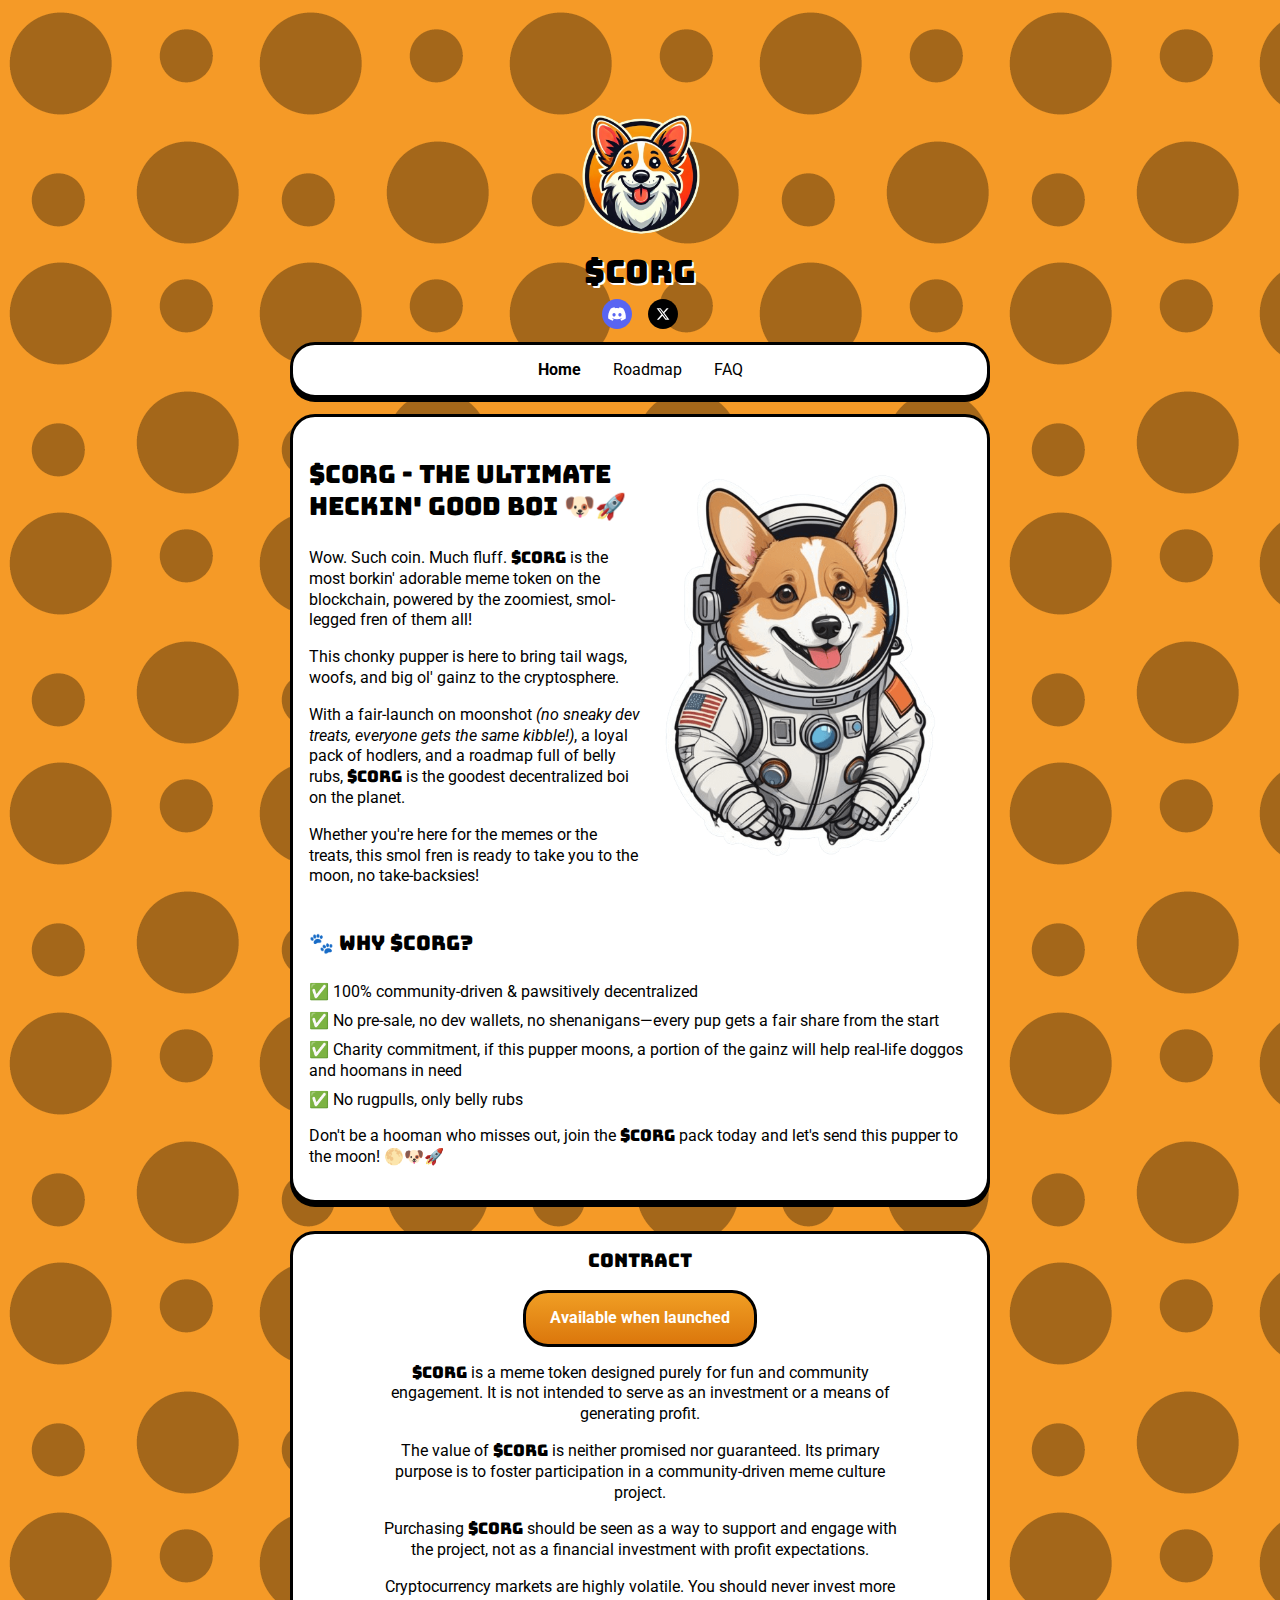
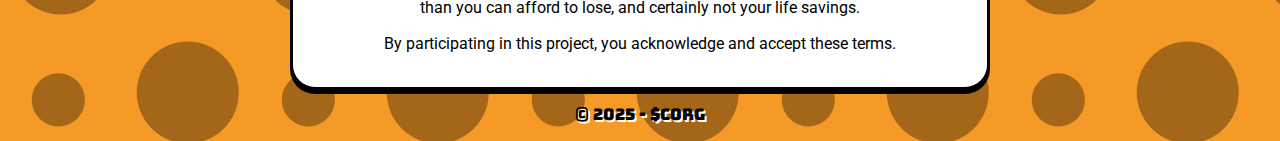
<file: index.html>
<!DOCTYPE html>
<html lang="en">

<head>
  <meta charset="UTF-8">
  <meta name="viewport" content="width=device-width, initial-scale=1.0">
  <title>$CORG - The Ultimate Heckin' Good Boi</title>
  <link rel="stylesheet" href="style.css">
</head>

<body>
  <header>
    <div class="container">
      <div class="logo--wrapper">
        <img src="corg_logo.png" alt="" class="logo">
        <h1 class="t-shadow">$CORG</h1>
        <ul class="social">
          <li>
            <a href="https://discord.gg/KKdrE3Vp" target="_blank">
              <svg xmlns="http://www.w3.org/2000/svg" shape-rendering="geometricPrecision"
                text-rendering="geometricPrecision" image-rendering="optimizeQuality" fill-rule="evenodd"
                clip-rule="evenodd" viewBox="0 0 512 512">
                <path fill="#5865F2"
                  d="M256 0c141.385 0 256 114.615 256 256S397.385 512 256 512 0 397.385 0 256 114.615 0 256 0z" />
                <g data-name="å¾å± 2">
                  <g data-name="Discord Logos">
                    <path fill="#fff" fill-rule="nonzero"
                      d="M360.932 160.621a250.49 250.49 0 00-62.384-19.182 174.005 174.005 0 00-7.966 16.243 232.677 232.677 0 00-34.618-2.602c-11.569 0-23.196.879-34.623 2.58-2.334-5.509-5.044-10.972-7.986-16.223a252.55 252.55 0 00-62.397 19.222c-39.483 58.408-50.183 115.357-44.833 171.497a251.546 251.546 0 0076.502 38.398c6.169-8.328 11.695-17.193 16.386-26.418a161.718 161.718 0 01-25.813-12.318c2.165-1.569 4.281-3.186 6.325-4.756 23.912 11.23 50.039 17.088 76.473 17.088 26.436 0 52.563-5.858 76.475-17.09 2.069 1.689 4.186 3.306 6.325 4.756a162.642 162.642 0 01-25.859 12.352 183.919 183.919 0 0016.386 26.396 250.495 250.495 0 0076.553-38.391l-.006.006c6.278-65.103-10.724-121.529-44.94-171.558zM205.779 297.63c-14.908 0-27.226-13.53-27.226-30.174 0-16.645 11.889-30.294 27.179-30.294 15.289 0 27.511 13.649 27.249 30.294-.261 16.644-12.007 30.174-27.202 30.174zm100.439 0c-14.933 0-27.202-13.53-27.202-30.174 0-16.645 11.889-30.294 27.202-30.294 15.313 0 27.44 13.649 27.178 30.294-.261 16.644-11.984 30.174-27.178 30.174z"
                      data-name="Discord Logo - Large - White" />
                  </g>
                </g>
              </svg>
            </a>
          </li>
          <li>
            <!--<a href="https://t.me/corgtoken" target="_blank">
              <svg viewBox="0 0 240 240" id="svg2" xmlns="http://www.w3.org/2000/svg">
                <style>
                  .st0 {
                    fill: url(#path2995-1-0_1_)
                  }

                  .st1 {
                    fill: #c8daea
                  }

                  .st2 {
                    fill: #a9c9dd
                  }

                  .st3 {
                    fill: url(#path2991_1_)
                  }
                </style>
                <linearGradient id="path2995-1-0_1_" gradientUnits="userSpaceOnUse" x1="-683.305" y1="534.845"
                  x2="-693.305" y2="511.512" gradientTransform="matrix(6 0 0 -6 4255 3247)">
                  <stop offset="0" stop-color="#37aee2" />
                  <stop offset="1" stop-color="#1e96c8" />
                </linearGradient>
                <path id="path2995-1-0" class="st0"
                  d="M240 120c0 66.3-53.7 120-120 120S0 186.3 0 120 53.7 0 120 0s120 53.7 120 120z" />
                <path id="path2993" class="st1"
                  d="M98 175c-3.9 0-3.2-1.5-4.6-5.2L82 132.2 152.8 88l8.3 2.2-6.9 18.8L98 175z" />
                <path id="path2989" class="st2"
                  d="M98 175c3 0 4.3-1.4 6-3 2.6-2.5 36-35 36-35l-20.5-5-19 12-2.5 30v1z" />
                <linearGradient id="path2991_1_" gradientUnits="userSpaceOnUse" x1="128.991" y1="118.245" x2="153.991"
                  y2="78.245" gradientTransform="matrix(1 0 0 -1 0 242)">
                  <stop offset="0" stop-color="#eff7fc" />
                  <stop offset="1" stop-color="#ffffff" />
                </linearGradient>
                <path id="path2991" class="st3"
                  d="M100 144.4l48.4 35.7c5.5 3 9.5 1.5 10.9-5.1L179 82.2c2-8.1-3.1-11.7-8.4-9.3L55 117.5c-7.9 3.2-7.8 7.6-1.4 9.5l29.7 9.3L152 93c3.2-2 6.2-.9 3.8 1.3L100 144.4z" />
              </svg>
            </a>-->
          </li>
          <li>
            <a href="https://x.com/CorgToken" target="_blank">
              <svg xmlns="http://www.w3.org/2000/svg" shape-rendering="geometricPrecision"
                text-rendering="geometricPrecision" image-rendering="optimizeQuality" fill-rule="evenodd"
                clip-rule="evenodd" viewBox="0 0 512 512">
                <path d="M256 0c141.385 0 256 114.615 256 256S397.385 512 256 512 0 397.385 0 256 114.615 0 256 0z" />
                <path fill="#fff" fill-rule="nonzero"
                  d="M318.64 157.549h33.401l-72.973 83.407 85.85 113.495h-67.222l-52.647-68.836-60.242 68.836h-33.423l78.052-89.212-82.354-107.69h68.924l47.59 62.917 55.044-62.917zm-11.724 176.908h18.51L205.95 176.493h-19.86l120.826 157.964z" />
              </svg>
            </a>
          </li>
        </ul>
      </div>
      <nav class="menu border shadow">
        <ul class="menu__list">
          <li class="menu__item">
            <a href="#home" class="active">Home</a>
          </li>
          <li class="menu__item">
            <a href="#roadmap">Roadmap</a>
          </li>
          <li class="menu__item">
            <a href="#faq">FAQ</a>
          </li>
          <!--<li class="menu__item">
            <a href="#" class="button border">Buy</a>
          </li>-->
        </ul>
      </nav>
    </div>
  </header>
  <main>
    <div class="container">
      <section>
        <div class="content shadow border" data-visible="true" id="home">
          <div class="content__left">
            <h3 class="fs-25">$CORG - The Ultimate Heckin' Good Boi 🐶🚀</h3>
            <p>Wow. Such coin. Much fluff. <b>$CORG</b> is the most borkin' adorable meme token on the blockchain,
              powered by the zoomiest, smol-legged fren of them all!</p>
            <p>This chonky pupper is here to bring tail wags, woofs, and big ol' gainz to the cryptosphere.</p>
            <p>With a fair-launch on moonshot <i>(no sneaky dev treats, everyone gets the same kibble!)</i>, a loyal
              pack of hodlers, and a roadmap full of belly rubs, <b>$CORG</b> is the goodest decentralized boi on the
              planet.</p>
            <p>Whether you're here for the memes or the treats, this smol fren is ready to take you to the moon, no
              take-backsies!</p>
          </div>
          <div class="content__right p-20">
            <img src="moon_corgo.png" alt="">
          </div>
          <div class="content--full">
            <h4 class="fs-20">🐾 Why $CORG?</h4>
            <ul class="list-reset">
              <li>✅ 100% community-driven & pawsitively decentralized</li>
              <li>✅ No pre-sale, no dev wallets, no shenanigans—every pup gets a fair share from the start</li>
              <li>✅ Charity commitment, if this pupper moons, a portion of the gainz will help real-life doggos and
                hoomans in need</li>
              <li>✅ No rugpulls, only belly rubs</li>
            </ul>
            <p>Don't be a hooman who misses out, join the <b>$CORG</b> pack today and let's send this pupper to the
              moon! 🌕🐶🚀</p>
          </div>
        </div>
      </section>
      <section>
        <div class="content shadow border" data-visible="false" id="roadmap">
          <div class="content--full">
            <h3 class="fs-25">Roadmap 📍</h3>
            <ul class="timeline">
              <li class="complete">
                <div class="time"><b>Website and social launch</b></div>
                <p>To kick off the <b>$CORG</b> journey, we'll launch our official website and social media channels,
                  creating
                  a home for all our good bois and frens. This will be the hub for updates, memes, and everything
                  you need to stay in the loop with our heckin' pawsome mission.</p>
              </li>
              <li>
                <div class="time"><b>Community building</b></div>
                <p>The heart of <b>$CORG</b> is its pack! We'll focus on growing a strong and engaged community through
                  Twitter, Telegram, Discord, and beyond. Expect meme contests and some tail-waggin' fun as
                  we spread the word about the goodest boi in the meme space.</p>
              </li>
              <li>
                <div class="time"><b>Token creation on Moonshot</b></div>
                <p>Once we've built a solid foundation, it's time to officially mint <b>$CORG</b> on the Moonshot
                  launchpad.
                  This ensures a fair and secure deployment with no sneaky pre-allocations, just a true moon landing
                  mission for
                  every hodler.</p>
              </li>
              <li>
                <div class="time"><b>Graduate on Moonshot and go live</b></div>
                <p>After proving our worth in the Moonshot ecosystem, <b>$CORG</b> will graduate and go fully live for
                  trading.
                  This is when the real fun begins, as we unleash our little pupper into the wild and start running with
                  the big doggos.</p>
              </li>
              <li>
                <div class="time"><b>Let's hodl</b></div>
                <p>Now that we're live, it's time to stay strong, trust the pack, and let <b>$CORG</b> find its way to
                  the moon. No paper paws allowed, only diamond hands and belly rubs for those who stick around.
                </p>
              </li>
              <li>
                <div class="time"><b>Community initiatives and projects</b></div>
                <p>With the power of the pack, we'll roll out initiatives that benefit both our hodlers and the world.
                  Expect partnerships, merch drops, and charity efforts to support real-life doggos and hoomans in need.
                  <b>$CORG</b> isn't just a meme, it's a movement.
                </p>
              </li>
              <li>
                <div class="time"><b>To be continued...</b></div>
                <p>This is just the beginning for <b>$CORG</b>! The roadmap will evolve as we grow, fueled by our
                  community's ideas, energy, and sheer doggo determination. Stay tuned for more wag-worthy updates!</p>
              </li>

            </ul>
          </div>
        </div>
      </section>
      <section>
        <div class="content shadow border" data-visible="false" id="faq">
          <div class="content--full">
            <h3 class="fs-25">FAQ 🤔</h3>
            <details class="shadow border">
              <summary><b>Is this a rug/scam?</b></summary>
              <p>No, this project has been created to help people, not to steal money from them. We are all in the same
                ship, we broke AF, so we must stand united and create a vibrant community.</p>
              <p>We are all equals in this project, this is why it has been created with moonshot, everyone that
                participates will shape the token's future.</p>
              <p>We cannot vow for every and each person, surely if this project becomes big, there will be people
                selling as soon as possible, while other people will stay and continue to contribute.</p>
            </details>
            <details class="shadow border">
              <summary><b>Will it it be the next big meme coin?</b></summary>
              <p>We cannot be sure about that, but at least we must try. We cannot assure that this project will make us
                millions, but if we manage to build a strong community, committed to make this work, we will be
                successful.</p>
            </details>
            <details class="shadow border">
              <summary><b>Are there any projects or goals?</b></summary>
              <p>As every meme coin, this coin has no purpose nor goals at the moment. This can change based on the
                outcome of this project. Maybe in the future, if we as a community manage to make this successful, we
                can launch projects using what we earned by re-investing it.</p>
            </details>
            <details class="shadow border">
              <summary><b>How much should I invest?</b></summary>
              <p>Never invest more than you can afford to lose. We are not responsible for any big loss, if you believe
                in the project, invest, but be aware of the extreme volatility that revolves around meme coins.</p>
            </details>
          </div>
        </div>
      </section>
    </div>
  </main>
  <footer>
    <div class="container">
      <div class="cta border shadow">
        <h3 class="cta__title">Contract</h3>
        <a href="#" class="button border">Available when launched</a>
        <div class="cta__content">
          <p><b>$CORG</b> is a meme token designed purely for fun and community engagement. It is not intended to serve
            as an investment or a means of generating profit.</p>
          <p>The value of <b>$CORG</b> is neither promised nor guaranteed. Its primary purpose is to foster
            participation in a community-driven meme culture project.</p>
          <p>Purchasing <b>$CORG</b> should be seen as a way to support and engage with the project, not as a financial
            investment with profit expectations.</p>
          <p>Cryptocurrency markets are highly volatile. You should never invest more than you can afford to lose, and
            certainly not your life savings.</p>
          <p>By participating in this project, you acknowledge and accept these terms.</p>
        </div>
      </div>
      <div class="copyright t-shadow"><b>&copy; 2025 - $CORG</b></div>
    </div>
  </footer>
  <script src="script.js"></script>
</body>

</html>
</file>
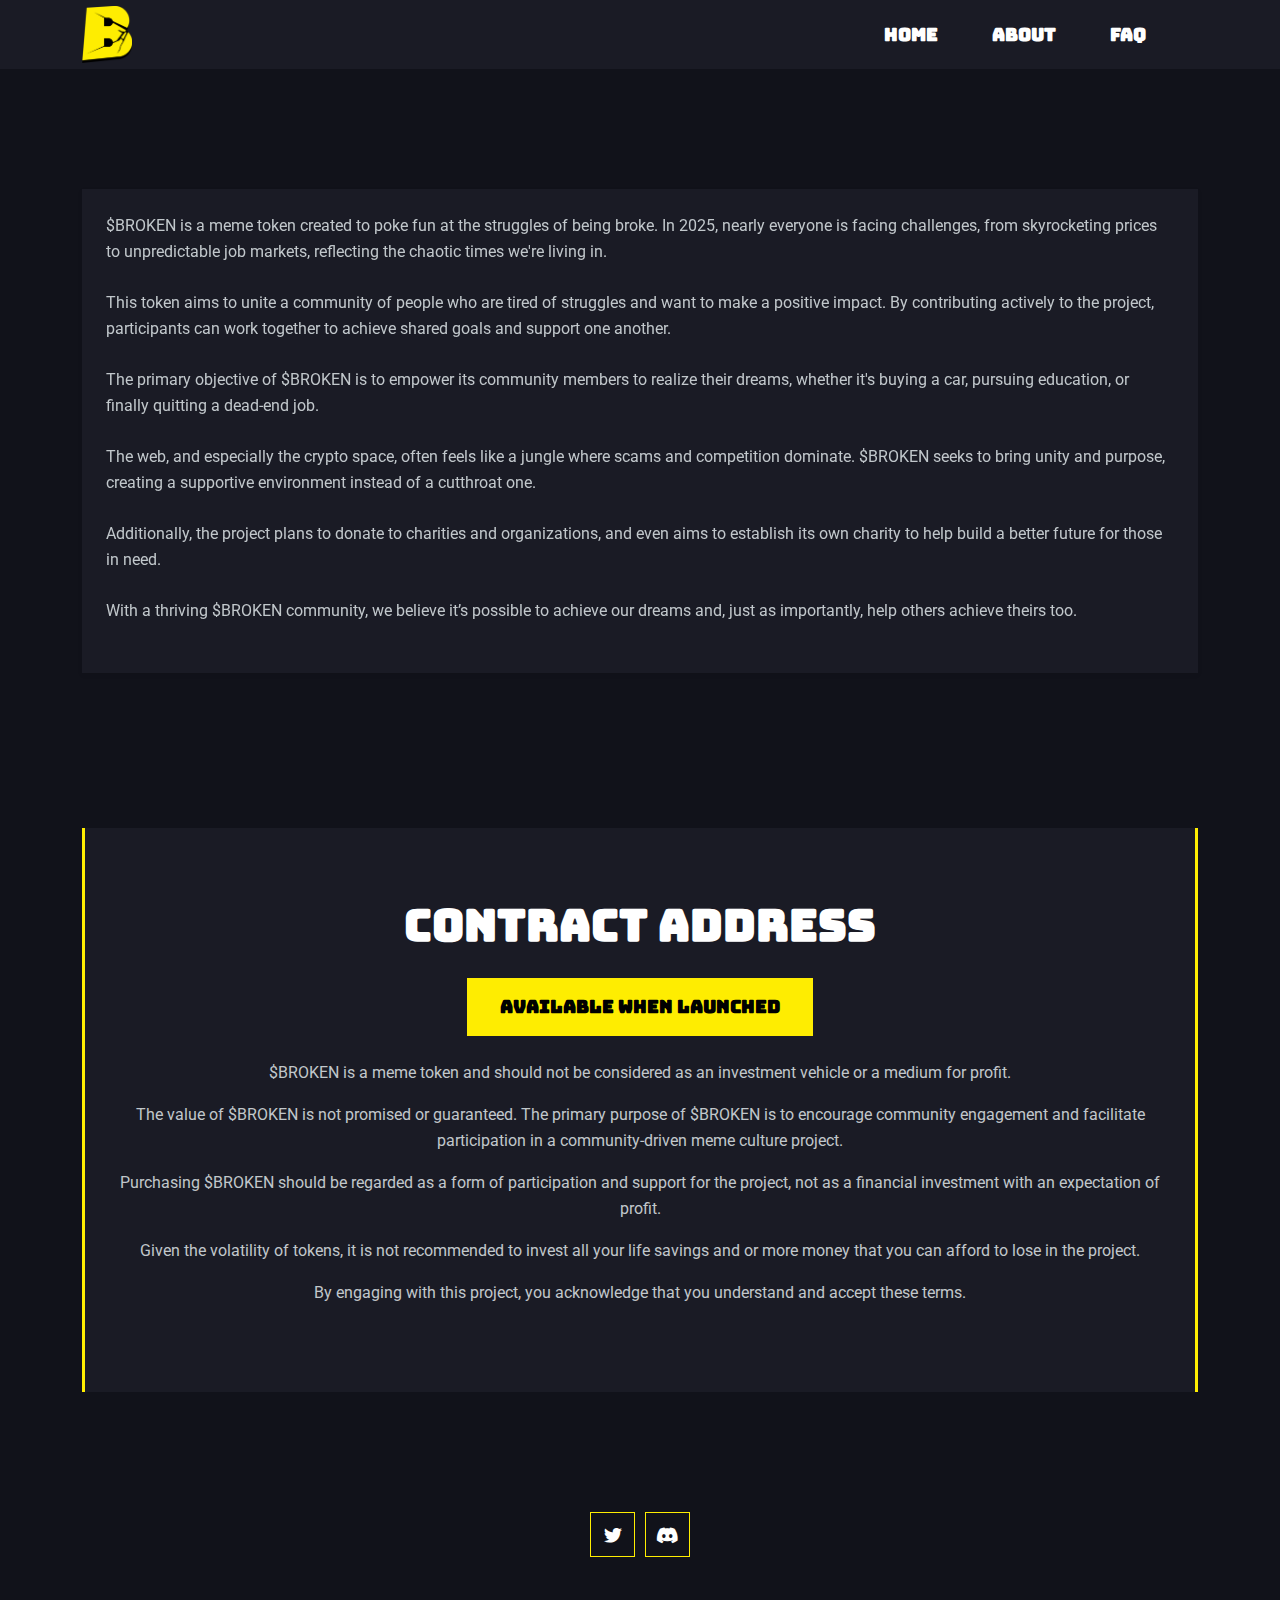
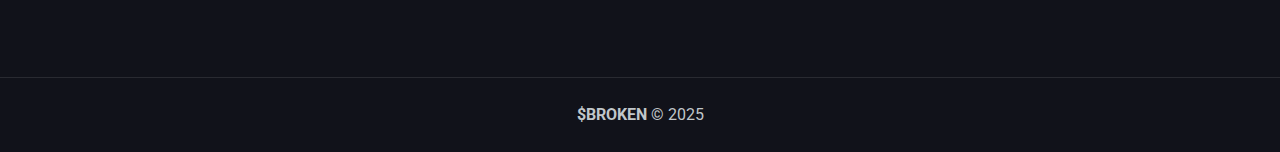
<file: about.html>
<!DOCTYPE html>
<html lang="en">

<head>
    <meta charset="UTF-8">
    <meta http-equiv="X-UA-Compatible" content="IE=edge">
    <meta name="viewport" content="width=device-width, initial-scale=1.0">
    <title>About | $BROKEN — The meme coin for broke people</title>
    <meta name="title" content="$BROKEN — The meme coin for broke people">
    <meta name="description"
        content="$BROKEN or Broke coin is a meme coin made from broke people, for broke people. The project wants to help anyone who invest and believe in the project, to realize their dreams.">
    <link rel="shortcut icon" href="assets/images/favicon.ico" type="image/x-icon">
    <link rel="stylesheet" href="assets/css/bootstrap.min.css">
    <link rel="stylesheet" href="assets/css/all.min.css">
    <link rel="stylesheet" href="assets/css/style.css">
</head>

<body>
    <header class="header-section">
        <div class="container">
            <div class="header-holder">
                <div class="header-primary d-flex flex-wrap justify-content-between align-items-center">
                    <div class="brand-logo d-none d-lg-inline-block">
                        <div class="logo">
                            <a href="/website">
                                <img src="assets/images/logo.png" alt="logo">
                            </a>
                        </div>
                    </div>
                    <div class="header-wrapper justify-content-lg-end">
                        <div class="mobile-logo d-lg-none">
                            <a href="index.html"><img src="assets/images/logo.png" alt="logo"></a>
                        </div>
                        <div class="menu-area">
                            <ul class="menu">
                                <li>
                                    <a href="/website">Home</a>
                                </li>
                                <li>
                                    <a href="/website/about">About</a>
                                </li>
                                <li>
                                    <a href="/website/faq">FAQ</a>
                                </li>
                            </ul>
                            <!--<a class="wallet-btn" href="#" data-bs-toggle="modal" data-bs-target="#buy-options">
                                <span>Buy
                                </span></a>-->

                            <div class="header-bar d-lg-none">
                                <span></span>
                                <span></span>
                                <span></span>
                            </div>
                        </div>
                    </div>

                </div>
            </div>
        </div>

    </header>

    <div class="wallet-modal modal fade" id="buy-options" tabindex="-1" aria-labelledby="network" aria-hidden="true">
        <div class="modal-dialog">
            <div class="modal-content">
                <div class="modal-header m-0">
                    <h4 class="modal-title" id="network">Buy on the listed exchanges</h4>
                    <button type="button" class="btn-close" data-bs-dismiss="modal" aria-label="Close"></button>
                </div>
                <div class="modal-body">
                    <p>Choose one of the listed exchanges to buy <b>$BROKEN</b></p>
                    <ul class="wallet__list">
                        <li class="wallet__list-item">
                            <a href="#"> 
                                <span class="d-flex align-items-center">
                                    <img src="assets/images/pump-fun-logo.png"
                                        alt="">
                                </span> 
                            </a>
                        </li>
                    </ul>
                </div>
            </div>
        </div>
    </div>

    <div class="blog padding-top padding-bottom">
        <div class="container">
            <div class="blog__wrapper">
                <article>
                    <div class="post-item-2">
                        <div class="post-inner">
                            <div class="post-content p-4">
                                <p>$BROKEN is a meme token created to poke fun at the struggles of being broke. In 2025, nearly everyone is facing challenges, from skyrocketing prices to unpredictable job markets, reflecting the chaotic times we're living in.</p>
                                
                                <p>This token aims to unite a community of people who are tired of struggles and want to make a positive impact. By contributing actively to the project, participants can work together to achieve shared goals and support one another.</p>
                                
                                <p>The primary objective of $BROKEN is to empower its community members to realize their dreams, whether it's buying a car, pursuing education, or finally quitting a dead-end job.</p>
                                
                                <p>The web, and especially the crypto space, often feels like a jungle where scams and competition dominate. $BROKEN seeks to bring unity and purpose, creating a supportive environment instead of a cutthroat one.</p>
                                
                                <p>Additionally, the project plans to donate to charities and organizations, and even aims to establish its own charity to help build a better future for those in need.</p>
                                
                                <p>With a thriving $BROKEN community, we believe it’s possible to achieve our dreams and, just as importantly, help others achieve theirs too.</p>
                            </div>
                        </div>
                    </div>
                </article>
            </div>
        </div>
    </div>

    <section class="cta">
        <div class="container">
            <div class="cta__wrapper">
                <div class="cta__content">
                    <h2 class="section__header__title">Contract address</h2><a href="#" class="default-btn"><span>Available when launched</span></a>
                    <p class="mt-3">$BROKEN is a meme token and should not be considered as an investment vehicle or a medium for
                        profit.</p>
                    <p>The value of $BROKEN is not promised or guaranteed. The primary purpose of $BROKEN is to
                        encourage
                        community engagement and facilitate participation in a community-driven meme culture project.
                    </p>
                    <p>Purchasing $BROKEN should be regarded as a form of participation and support for the project, not
                        as a financial
                        investment with an expectation of profit.</p>
                    <p>Given the volatility of tokens, it is not recommended to invest all your life savings and or more
                        money that you can afford to lose in the project.</p>
                    <p>By engaging with this project, you acknowledge that you understand and accept these terms.</p>
                </div>
            </div>
        </div>
    </section>

    <footer class="footer">
        <div class="footer__wrapper padding-top padding-bottom">
            <div class="container">
                <div class="footer__content text-center">
                    <ul class="social justify-content-center">
                        <li class="social__item">
                            <a href="https://x.com/BrokeToken_" class="social__link"><i class="fab fa-twitter"></i></a>
                        </li>
                        <li class="social__item">
                            <a href="https://discord.com/channels/1328713764325036103/1328713764325036106" class="social__link"><i class="fab fa-discord"></i></a>
                        </li>
                    </ul>
                </div>
            </div>
        </div>
        <div class="footer__copyright">
            <div class="container">
                <div class="text-center py-4">
                    <p class=" mb-0"><b>$BROKEN</b> &copy; 2025</p>
                </div>
            </div>
        </div>
    </footer>

    <script src="assets/js/jquery-3.6.0.min.js">
    </script>
    <script src="assets/js/bootstrap.bundle.min.js"></script>
    <script src="assets/js/main.js"></script>
</body>
</html>
</file>
<file: style.css>
@import url('https://fonts.googleapis.com/css2?family=Bungee&family=Roboto:ital,wght@0,100..900;1,100..900&display=swap');

*,
::before,
::after {
    box-sizing: border-box;
}

/**
1. Improve consistency of default fonts in all browsers. (https://github.com/sindresorhus/modern-normalize/issues/3)
2. Correct the line height in all browsers.
3. Prevent adjustments of font size after orientation changes in iOS.
4. Use a more readable tab size (opinionated).
*/

html {
    font-family:
        system-ui,
        'Segoe UI',
        Roboto,
        Helvetica,
        Arial,
        sans-serif,
        'Apple Color Emoji',
        'Segoe UI Emoji';
    /* 1 */
    line-height: 1.15;
    /* 2 */
    -webkit-text-size-adjust: 100%;
    /* 3 */
    tab-size: 4;
    /* 4 */
}

/*
Sections
========
*/

/**
Remove the margin in all browsers.
*/

body {
    margin: 0;
}

/*
Text-level semantics
====================
*/

/**
Add the correct font weight in Chrome and Safari.
*/

b,
strong {
    font-weight: bolder;
}

/**
1. Improve consistency of default fonts in all browsers. (https://github.com/sindresorhus/modern-normalize/issues/3)
2. Correct the odd 'em' font sizing in all browsers.
*/

code,
kbd,
samp,
pre {
    font-family:
        ui-monospace,
        SFMono-Regular,
        Consolas,
        'Liberation Mono',
        Menlo,
        monospace;
    /* 1 */
    font-size: 1em;
    /* 2 */
}

/**
Add the correct font size in all browsers.
*/

small {
    font-size: 80%;
}

/**
Prevent 'sub' and 'sup' elements from affecting the line height in all browsers.
*/

sub,
sup {
    font-size: 75%;
    line-height: 0;
    position: relative;
    vertical-align: baseline;
}

sub {
    bottom: -0.25em;
}

sup {
    top: -0.5em;
}

/*
Tabular data
============
*/

/**
Correct table border color inheritance in Chrome and Safari. (https://issues.chromium.org/issues/40615503, https://bugs.webkit.org/show_bug.cgi?id=195016)
*/

table {
    border-color: currentcolor;
}

/*
Forms
=====
*/

/**
1. Change the font styles in all browsers.
2. Remove the margin in Firefox and Safari.
*/

button,
input,
optgroup,
select,
textarea {
    font-family: inherit;
    /* 1 */
    font-size: 100%;
    /* 1 */
    line-height: 1.15;
    /* 1 */
    margin: 0;
    /* 2 */
}

/**
Correct the inability to style clickable types in iOS and Safari.
*/

button,
[type='button'],
[type='reset'],
[type='submit'] {
    -webkit-appearance: button;
}

/**
Remove the padding so developers are not caught out when they zero out 'fieldset' elements in all browsers.
*/

legend {
    padding: 0;
}

/**
Add the correct vertical alignment in Chrome and Firefox.
*/

progress {
    vertical-align: baseline;
}

/**
Correct the cursor style of increment and decrement buttons in Safari.
*/

::-webkit-inner-spin-button,
::-webkit-outer-spin-button {
    height: auto;
}

/**
1. Correct the odd appearance in Chrome and Safari.
2. Correct the outline style in Safari.
*/

[type='search'] {
    -webkit-appearance: textfield;
    /* 1 */
    outline-offset: -2px;
    /* 2 */
}

/**
Remove the inner padding in Chrome and Safari on macOS.
*/

::-webkit-search-decoration {
    -webkit-appearance: none;
}

/**
1. Correct the inability to style clickable types in iOS and Safari.
2. Change font properties to 'inherit' in Safari.
*/

::-webkit-file-upload-button {
    -webkit-appearance: button;
    /* 1 */
    font: inherit;
    /* 2 */
}

/*
Interactive
===========
*/

/*
Add the correct display in Chrome and Safari.
*/

summary {
    display: list-item;
}

body {
    background-image: url('tile.png');
    background-repeat: repeat;
    font-family: "Roboto", serif;
}

header {
    margin-top: 100px;
}

h1,
h2,
h3,
h4,
h5,
h6,
b,
strong {
    font-family: "Bungee", serif;
    font-weight: 400;
}

.container {
    width: 700px;
    margin: 0 auto;
    position: relative;
}

.shadow {
    -webkit-box-shadow: 0px 4px 0px 0px rgba(0, 0, 0, 1);
    -moz-box-shadow: 0px 4px 0px 0px rgba(0, 0, 0, 1);
    box-shadow: 0px 4px 0px 0px rgba(0, 0, 0, 1);
}

a {
    text-decoration: none;
    color: inherit;
}

.p-20 {
    padding: 20px;
}

.fs-25 {
    font-size: 25px;
}

.fs-20 {
    font-size: 20px;
}

.list-reset {
    list-style-type: none;
    padding: 0;
    margin: 0;
}

.list-reset li:not(:last-child) {
    margin-bottom: 0.5rem;
}

.button {
    background: rgb(219, 119, 12);
    background: linear-gradient(0deg, rgba(219, 119, 12, 1) 0%, rgba(240, 158, 36, 1) 100%);
    color: #ffffff;
    font-weight: bold;
    border-radius: 25px;
    padding: 0.5rem 1rem;
}

.button:hover,
.button:focus {
    background: rgb(219, 119, 12);
    background: linear-gradient(180deg, rgba(219, 119, 12, 1) 0%, rgba(240, 158, 36, 1) 100%);
}

.border {
    border: 3px solid #000000;
}

.logo {
    max-width: 150px;
    height: auto;
}

.logo--wrapper {
    text-align: center;
}

.logo--wrapper h1 {
    margin: 0;
}

.menu__list {
    padding: 0;
    margin: 0;
    width: 100%;
    display: flex;
    list-style-type: none;
    justify-content: center;
    align-content: space-between;
}

.menu__item a:not(.button){
    padding: 1rem;
}

.menu__item a:hover, .menu__item a:focus, .menu__item a.active {
    font-weight: bold;
}

.content {
    margin-top: 1rem;
}

.cta {
    margin-top: 1rem;
    border-radius: 25px;
    text-align: center;
}

.cta__title {
    margin-top: 0;
}

.cta__content {
    padding: 0 4rem;
    line-height: 1.3;
}

.cta .button {
    padding: 1rem 1.5rem;
    display: inline-block;
}

.copyright {
    text-align: center;
    font-weight: bold;
    padding: 1rem 0;
}

.menu,
.cta,
.content {
    border-radius: 25px;
    background-color: #ffffff;
    padding: 1rem;
}

.content {
    display: flex;
    align-items: center;
    flex-flow: row wrap;
    line-height: 1.3;
}

.content>* {
    flex: 0 0 50%;
}

.content--full {
    flex: 0 0 100%;
}

.content img {
    width: 100%;
    height: auto;
}

*[data-visible="false"] {
    overflow: hidden;
    height: 1px;
    width: 1px;
    opacity: 0;
    margin: 0;
    padding: 0;
}

.timeline {
    padding: 0;
    border-radius: 12px;
    position: relative;
    list-style-type: none;
}

.timeline li {
    padding-bottom: 1.5rem;
    border-left: 1px solid #abaaed;
    position: relative;
    padding-left: 20px;
    margin-left: 10px;
}

.timeline li:last-child {
    border: 0px;
    padding-bottom: 0;
}

.timeline li:before {
    content: "";
    width: 15px;
    height: 15px;
    background: #efcc00;
    border: 1px solid #4e5ed3;
    box-shadow: 3px 3px 0px #bab5f8;
    box-shadow: 3px 3px 0px #bab5f8;
    border-radius: 50%;
    position: absolute;
    left: -10px;
    top: 0px;
}

.timeline li.complete::before {
    background-color: #2ab06f;
}

@media screen and (min-width: 601px) {
    .time {
        font-size: 0.9rem;
    }
}

@media screen and (max-width: 600px) {
    .time {
        margin-bottom: 0.3rem;
        font-size: 0.85rem;
    }
}

.timeline p {
    line-height: 1.5;
    margin-top: 0.4rem;
}

@media screen and (max-width: 600px) {
    .timeline p {
        font-size: 0.9rem;
    }
}

details {
    margin-bottom: 1rem;
    border-radius: 25px;
}

details p {
    padding: 0 1rem;
}

details p:first-of-type {
    margin-top: 0;
}

summary {
    padding: 1rem;
    cursor: pointer;
}

.t-shadow {
    text-shadow: 2px 2px 0px #FFFFFF;
}

.social {
    list-style-type: none;
    padding: 0;
    margin: 0;
    display: flex;
    flex-flow: row wrap;
    justify-content: center;
}

.social li a {
    display: block;
    padding: 0.5rem;
}

.social svg {
    width: 30px;
}
</file>
<file: assets/css/style.css>
@import url('https://fonts.googleapis.com/css2?family=Bungee&family=Roboto:ital,wght@0,100..900;1,100..900&display=swap');

html {
  line-height: 1.15;
  /* 1 */
  -webkit-text-size-adjust: 100%;
  /* 2 */
}

/* Sections
   ========================================================================== */
/**
 * Remove the margin in all browsers.
 */
body {
  margin: 0;
}

/**
 * Render the `main` element consistently in IE.
 */
main {
  display: block;
}

/**
 * Correct the font size and margin on `h1` elements within `section` and
 * `article` contexts in Chrome, Firefox, and Safari.
 */
h1 {
  font-size: 2em;
}

/* Grouping content
   ========================================================================== */
/**
 * 1. Add the correct box sizing in Firefox.
 * 2. Show the overflow in Edge and IE.
 */
hr {
  box-sizing: content-box;
  /* 1 */
  height: 0;
  /* 1 */
  overflow: visible;
  /* 2 */
}

/**
 * 1. Correct the inheritance and scaling of font size in all browsers.
 * 2. Correct the odd `em` font sizing in all browsers.
 */
pre {
  font-family: monospace, monospace;
  /* 1 */
  font-size: 1em;
  /* 2 */
}

/* Text-level semantics
   ========================================================================== */
/**
 * Remove the gray background on active links in IE 10.
 */
a {
  background-color: transparent;
}

/**
 * 1. Remove the bottom border in Chrome 57-
 * 2. Add the correct text decoration in Chrome, Edge, IE, Opera, and Safari.
 */
abbr[title] {
  border-bottom: none;
  /* 1 */
  text-decoration: underline;
  /* 2 */
  text-decoration: underline dotted;
  /* 2 */
}

/**
 * Add the correct font weight in Chrome, Edge, and Safari.
 */
b,
strong {
  font-weight: bolder;
}

/**
 * 1. Correct the inheritance and scaling of font size in all browsers.
 * 2. Correct the odd `em` font sizing in all browsers.
 */
code,
kbd,
samp {
  font-family: monospace, monospace;
  /* 1 */
  font-size: 1em;
  /* 2 */
}

/**
 * Add the correct font size in all browsers.
 */
small {
  font-size: 80%;
}

/**
 * Prevent `sub` and `sup` elements from affecting the line height in
 * all browsers.
 */
sub,
sup {
  font-size: 75%;
  line-height: 0;
  position: relative;
  vertical-align: baseline;
}

sub {
  bottom: -0.25em;
}

sup {
  top: -0.5em;
}

/* Embedded content
   ========================================================================== */
/**
 * Remove the border on images inside links in IE 10.
 */
img {
  border-style: none;
}

/* Forms
   ========================================================================== */
/**
 * 1. Change the font styles in all browsers.
 * 2. Remove the margin in Firefox and Safari.
 */
button,
input,
optgroup,
select,
textarea {
  font-family: inherit;
  /* 1 */
  font-size: 100%;
  /* 1 */
  line-height: 1.15;
  /* 1 */
  margin: 0;
  /* 2 */
}

/**
 * Show the overflow in IE.
 * 1. Show the overflow in Edge.
 */
button,
input {
  /* 1 */
  overflow: visible;
}

/**
 * Remove the inheritance of text transform in Edge, Firefox, and IE.
 * 1. Remove the inheritance of text transform in Firefox.
 */
button,
select {
  /* 1 */
  text-transform: none;
}

/**
 * Correct the inability to style clickable types in iOS and Safari.
 */
button,
[type=button],
[type=reset],
[type=submit] {
  -webkit-appearance: button;
  appearance: button;
}

/**
 * Remove the inner border and padding in Firefox.
 */
button::-moz-focus-inner,
[type=button]::-moz-focus-inner,
[type=reset]::-moz-focus-inner,
[type=submit]::-moz-focus-inner {
  border-style: none;
  padding: 0;
}

/**
 * Restore the focus styles unset by the previous rule.
 */
button:-moz-focusring,
[type=button]:-moz-focusring,
[type=reset]:-moz-focusring,
[type=submit]:-moz-focusring {
  outline: 1px dotted ButtonText;
}

/**
 * Correct the padding in Firefox.
 */
fieldset {
  padding: 0.35em 0.75em 0.625em;
}

/**
 * 1. Correct the text wrapping in Edge and IE.
 * 2. Correct the color inheritance from `fieldset` elements in IE.
 * 3. Remove the padding so developers are not caught out when they zero out
 *    `fieldset` elements in all browsers.
 */
legend {
  box-sizing: border-box;
  /* 1 */
  color: inherit;
  /* 2 */
  display: table;
  /* 1 */
  max-width: 100%;
  /* 1 */
  padding: 0;
  /* 3 */
  white-space: normal;
  /* 1 */
}

/**
 * Add the correct vertical alignment in Chrome, Firefox, and Opera.
 */
progress {
  vertical-align: baseline;
}

/**
 * Remove the default vertical scrollbar in IE 10+.
 */
textarea {
  overflow: auto;
}

/**
 * 1. Add the correct box sizing in IE 10.
 * 2. Remove the padding in IE 10.
 */
[type=checkbox],
[type=radio] {
  box-sizing: border-box;
  /* 1 */
  padding: 0;
  /* 2 */
}

/**
 * Correct the cursor style of increment and decrement buttons in Chrome.
 */
[type=number]::-webkit-inner-spin-button,
[type=number]::-webkit-outer-spin-button {
  height: auto;
}

/**
 * 1. Correct the odd appearance in Chrome and Safari.
 * 2. Correct the outline style in Safari.
 */
[type=search] {
  -webkit-appearance: textfield;
  appearance: textfield;
  /* 1 */
  outline-offset: -2px;
  /* 2 */
}

/**
 * Remove the inner padding in Chrome and Safari on macOS.
 */
[type=search]::-webkit-search-decoration {
  -webkit-appearance: none;
}

/**
 * 1. Correct the inability to style clickable types in iOS and Safari.
 * 2. Change font properties to `inherit` in Safari.
 */
::-webkit-file-upload-button {
  -webkit-appearance: button;
  /* 1 */
  font: inherit;
  /* 2 */
}

/* Interactive
   ========================================================================== */
/*
 * Add the correct display in Edge, IE 10+, and Firefox.
 */
details {
  display: block;
}

/*
 * Add the correct display in all browsers.
 */
summary {
  display: list-item;
}

/* Misc
   ========================================================================== */
/**
 * Add the correct display in IE 10+.
 */
template {
  display: none;
}

/**
 * Add the correct display in IE 10.
 */
[hidden] {
  display: none;
}

/**
 * Basic typography style for copy text
 */
body {
  color: #C1C7CB;
  font-size: 1rem;
  line-height: 1.625;
  font-family: "Roboto", sans-serif;
  background-color: #11121a;
}

body.home-3 {
  background-image: url(../images/shape/noise.gif);
  background-color: #11121a;
  background-blend-mode: multiply;
  background-repeat: no-repeat;
  background-position: left top;
}

h1,
h2,
h3,
h4,
h5,
h6 {
  font-family: "Bungee", serif;
  color: #ffffff;
  line-height: 1.25;
  font-weight: 700;
}

h1 {
  font-size: calc(1.53125rem + 3.375vw);
}

@media (min-width: 1200px) {
  h1 {
    font-size: 4.0625rem;
  }
}

h2 {
  font-size: calc(1.4rem + 1.8vw);
}

@media (min-width: 1200px) {
  h2 {
    font-size: 2.75rem;
  }
}

h3 {
  font-size: calc(1.325rem + 0.9vw);
}

@media (min-width: 1200px) {
  h3 {
    font-size: 2rem;
  }
}

h4 {
  font-size: calc(1.275rem + 0.3vw);
}

@media (min-width: 1200px) {
  h4 {
    font-size: 1.5rem;
  }
}

h5 {
  font-size: calc(1.2625rem + 0.15vw);
}

@media (min-width: 1200px) {
  h5 {
    font-size: 1.375rem;
  }
}

h6 {
  font-size: 1.25rem;
}

img {
  max-width: 100%;
  height: auto;
}

a {
  color: #C1C7CB;
  text-decoration: none;
}

@media not all and (pointer: coarse) {
  a:hover {
    color: #feed01;
  }
}

/*===== keyframes for banner img ====*/
@-webkit-keyframes floating {
  0% {
    transform: translateY(0px);
  }

  100% {
    transform: translateY(-50px);
  }
}

@-moz-keyframes floating {
  0% {
    transform: translateY(0px);
  }

  100% {
    transform: translateY(-50px);
  }
}

@-ms-keyframes floating {
  0% {
    transform: translateY(0px);
  }

  100% {
    transform: translateY(-50px);
  }
}

@-o-keyframes floating {
  0% {
    transform: translateY(0px);
  }

  100% {
    transform: translateY(-50px);
  }
}

@keyframes floating {
  0% {
    transform: translateY(0px);
  }

  100% {
    transform: translateY(-50px);
  }
}

@-webkit-keyframes rotate {
  0% {
    transform: rotateY(0deg);
  }

  100% {
    transform: rotateY(180deg);
  }
}

@-moz-keyframes rotate {
  0% {
    transform: rotateY(0deg);
  }

  100% {
    transform: rotateY(180deg);
  }
}

@-ms-keyframes rotate {
  0% {
    transform: rotateY(0deg);
  }

  100% {
    transform: rotateY(180deg);
  }
}

@-o-keyframes rotate {
  0% {
    transform: rotateY(0deg);
  }

  100% {
    transform: rotateY(180deg);
  }
}

@keyframes rotate {
  0% {
    transform: rotateY(0deg);
  }

  100% {
    transform: rotateY(180deg);
  }
}

@-webkit-keyframes zoom {
  0% {
    transform: scale(0.8);
  }

  100% {
    transform: scale(0.2);
  }
}

@-moz-keyframes zoom {
  0% {
    transform: scale(0.8);
  }

  100% {
    transform: scale(0.2);
  }
}

@-ms-keyframes zoom {
  0% {
    transform: scale(0.8);
  }

  100% {
    transform: scale(0.2);
  }
}

@-o-keyframes zoom {
  0% {
    transform: scale(0.8);
  }

  100% {
    transform: scale(0.2);
  }
}

@keyframes zoom {
  0% {
    transform: scale(0.8);
  }

  100% {
    transform: scale(0.2);
  }
}

@-webkit-keyframes left-right {
  0% {
    transform: translateX(30px);
  }

  100% {
    transform: translateX(0px);
  }
}

@-moz-keyframes left-right {
  0% {
    transform: translateX(30px);
  }

  100% {
    transform: translateX(0px);
  }
}

@-ms-keyframes left-right {
  0% {
    transform: translateX(30px);
  }

  100% {
    transform: translateX(0px);
  }
}

@-o-keyframes left-right {
  0% {
    transform: translateX(30px);
  }

  100% {
    transform: translateX(0px);
  }
}

@keyframes left-right {
  0% {
    transform: translateX(30px);
  }

  100% {
    transform: translateX(0px);
  }
}

@-webkit-keyframes fade {
  0% {
    opacity: 0.2;
  }

  100% {
    opacity: 0;
  }
}

@-moz-keyframes fade {
  0% {
    opacity: 0.2;
  }

  100% {
    opacity: 0;
  }
}

@-ms-keyframes fade {
  0% {
    opacity: 0.2;
  }

  100% {
    opacity: 0;
  }
}

@-o-keyframes fade {
  0% {
    opacity: 0.2;
  }

  100% {
    opacity: 0;
  }
}

@keyframes fade {
  0% {
    opacity: 0.2;
  }

  100% {
    opacity: 0;
  }
}

@-webkit-keyframes light {

  10%,
  90% {
    opacity: 0.5;
  }

  20%,
  80% {
    opacity: 0.7;
  }

  30%,
  50%,
  70% {
    opacity: 0.9;
  }

  40%,
  60% {
    opacity: 1;
  }
}

@-moz-keyframes light {

  10%,
  90% {
    opacity: 0.5;
  }

  20%,
  80% {
    opacity: 0.7;
  }

  30%,
  50%,
  70% {
    opacity: 0.9;
  }

  40%,
  60% {
    opacity: 1;
  }
}

@-ms-keyframes light {

  10%,
  90% {
    opacity: 0.5;
  }

  20%,
  80% {
    opacity: 0.7;
  }

  30%,
  50%,
  70% {
    opacity: 0.9;
  }

  40%,
  60% {
    opacity: 1;
  }
}

@-o-keyframes light {

  10%,
  90% {
    opacity: 0.5;
  }

  20%,
  80% {
    opacity: 0.7;
  }

  30%,
  50%,
  70% {
    opacity: 0.9;
  }

  40%,
  60% {
    opacity: 1;
  }
}

@keyframes light {

  10%,
  90% {
    opacity: 0.5;
  }

  20%,
  80% {
    opacity: 0.7;
  }

  30%,
  50%,
  70% {
    opacity: 0.9;
  }

  40%,
  60% {
    opacity: 1;
  }
}

@-webkit-keyframes hearbeat {
  0% {
    -webkit-transform: scale(0.9);
    -moz-transform: scale(0.9);
    -ms-transform: scale(0.9);
    -o-transform: scale(0.9);
    transform: scale(0.9);
  }

  100% {
    -webkit-transform: scale(1);
    -moz-transform: scale(1);
    -ms-transform: scale(1);
    -o-transform: scale(1);
    transform: scale(1);
  }
}

@-moz-keyframes hearbeat {
  0% {
    -webkit-transform: scale(0.9);
    -moz-transform: scale(0.9);
    -ms-transform: scale(0.9);
    -o-transform: scale(0.9);
    transform: scale(0.9);
  }

  100% {
    -webkit-transform: scale(1);
    -moz-transform: scale(1);
    -ms-transform: scale(1);
    -o-transform: scale(1);
    transform: scale(1);
  }
}

@-ms-keyframes hearbeat {
  0% {
    -webkit-transform: scale(0.9);
    -moz-transform: scale(0.9);
    -ms-transform: scale(0.9);
    -o-transform: scale(0.9);
    transform: scale(0.9);
  }

  100% {
    -webkit-transform: scale(1);
    -moz-transform: scale(1);
    -ms-transform: scale(1);
    -o-transform: scale(1);
    transform: scale(1);
  }
}

@-o-keyframes hearbeat {
  0% {
    -webkit-transform: scale(0.9);
    -moz-transform: scale(0.9);
    -ms-transform: scale(0.9);
    -o-transform: scale(0.9);
    transform: scale(0.9);
  }

  100% {
    -webkit-transform: scale(1);
    -moz-transform: scale(1);
    -ms-transform: scale(1);
    -o-transform: scale(1);
    transform: scale(1);
  }
}

@keyframes hearbeat {
  0% {
    -webkit-transform: scale(0.9);
    -moz-transform: scale(0.9);
    -ms-transform: scale(0.9);
    -o-transform: scale(0.9);
    transform: scale(0.9);
  }

  100% {
    -webkit-transform: scale(1);
    -moz-transform: scale(1);
    -ms-transform: scale(1);
    -o-transform: scale(1);
    transform: scale(1);
  }
}

/**
 * Clear inner floats
 */
.clearfix::after {
  clear: both;
  content: "";
  display: table;
}

/**
 * Hide text while making it readable for screen readers
 * 1. Needed in WebKit-based browsers because of an implementation bug;
 *    See: https://code.google.com/p/chromium/issues/detail?id=457146
 */
.hide-text {
  overflow: hidden;
  padding: 0;
  /* 1 */
  text-indent: 101%;
  white-space: nowrap;
}

/**
 * Hide element while making it readable for screen readers
 * Shamelessly borrowed from HTML5Boilerplate:
 * https://github.com/h5bp/html5-boilerplate/blob/master/src/css/main.css#L119-L133
 */
.visually-hidden {
  border: 0;
  clip: rect(0 0 0 0);
  height: 1px;
  margin: -1px;
  overflow: hidden;
  padding: 0;
  position: absolute;
  width: 1px;
}

/*=-=-=-=-=-=====> utility classes start here <======= -=-=-=-=-=-=-=*/
.color--theme-color {
  color: #feed01 !important;
}

.color--white-color {
  color: #fff !important;
}

.bg--theme-color {
  background-color: #feed01;
}

.bg--secondary-color {
  background-color: #1a1b25;
}

.bg--primary-color {
  background-color: #1a1b25;
}

.bg--black-color {
  background-color: #000000;
}

.bg--fixed {
  background-attachment: fixed;
}

.bg--cover {
  background-size: cover;
}

.underlined:after {
  width: 100%;
  height: 2px;
  background-color: #feed01;
  bottom: -5px;
  right: -25px;
}

.padding-top {
  padding-top: 90px;
}

@media (min-width: 992px) {
  .padding-top {
    padding-top: 120px;
  }
}

.padding-bottom {
  padding-bottom: 90px;
}

@media (min-width: 992px) {
  .padding-bottom {
    padding-bottom: 120px;
  }
}

.gradient-bg {
  background: linear-gradient(180deg, rgba(47, 47, 106, 0.4) 0%, rgba(8, 7, 27, 0) 100%);
}

.uplifted {
  margin-top: -80px;
}

.rating,
.upload__list,
.widget.widget-info .widget-info__list-item,
.widget.widget-service .widget-service__list-item a,
.widget.widget-tags ul.widget-wrapper,
.widget.widget-post ul.widget-wrapper li.widget-post-item,
.widget.recent-product ul.widget-wrapper li.widget-post-item,
.social,
.apply-project__block-content .application-type,
.project__slider2-nav,
.project__infolist-item,
.project__item2-name,
.project__item2-inner,
.project__item-bottom,
.project__item-author,
.lead-project,
.account-form .form-group .checkgroup,
.service__item-inner,
.roadmap__item2-header,
.tags,
.tags-area,
.single-quote,
.comment-respond .add-comment .comment-form,
.comments .comment-list .comment .com-content .com-title,
.authors,
.blog__content-bottom,
.farming__list,
.pro-details__token-title,
.pro-details__item,
.wallet-modal .wallet__list-item a,
.wallet-modal .wallet__list,
.section-header--left .section-header__content,
.header-form .form-container,
.header-form,
.menu,
.header-wrapper .menu-area,
.header-wrapper,
.header-top-area .left,
.header-top-area {
  display: flex;
  flex-wrap: wrap;
}

.custom-upload,
.cta__wrapper--bg-shapes,
.newsletter__form form,
.newsletter__wrapper--bg-shapes,
.widget .widget__header,
.token__info-list-item,
.token__wrapper,
.counter__section--uplift,
.apply-project__block-header,
.gradient-bg--shade,
.project--featured .section-header__titlebar,
.project__item-top,
.project__item-thumb,
.project__item--completed1 .project__item-author a,
.default-btn,
.contact .form,
.service__item-thumb.line-1,
.service__item-thumb.line-2,
.service__item-thumb.line-3,
.service__item-thumb.line-4,
.roadmap__item2,
.roadmap__wrapper2,
.roadmap__wrapper,
.roadmap__item-inner--horiz-line,
.roadmap__item-inner--vertical-line,
.single-quote,
.comment-respond h4,
.comments .comment-title,
.post-item-2 .post-inner .post-content .meta-post p span,
.post-item-2 .post-inner .post-content .qute-content blockquote,
.post-item-2 .post-inner .post-content .more-com .text-btn,
.post-item-2 .post-inner .post-thumb,
.post-item-2 .post-inner .post-thumb-container,
.blog__meta-comment,
.kyc__form .step h4,
.kyc__form .form-header .stepIndicator,
.banner__thumb,
.wallet-modal .modal-header,
.section-header,
.menu-item-has-children>a,
.header-bar,
.header-primary,
.header-top-area .social-icons li,
.header-top,
.header-section.header-fixed .header-holder,
.header-section,
.underlined,
.shape-1r,
.shape-fadeBlob--left {
  position: relative;
}

.preloader__icon span,
.preloader__inner,
.custom-upload input,
.cta__wrapper--bg-shapes:before,
.cta__wrapper--bg-shapes:after,
.newsletter__form button,
.newsletter__wrapper--bg-shapes:before,
.newsletter__wrapper--bg-shapes:after,
.widget .widget__header:after,
.token__info-list-item::before,
.apply-project__block-header:after,
.gradient-bg--shade::after,
.project--featured .section-header__titlebar:before,
.project__item-thumb .badge,
.service__item-thumb.line-1:before,
.service__item-thumb.line-1:after,
.service__item-thumb.line-2:before,
.service__item-thumb.line-2:after,
.service__item-thumb.line-3:before,
.service__item-thumb.line-3:after,
.service__item-thumb.line-4:before,
.service__item-thumb.line-4:after,
.roadmap__item2:after,
.roadmap__slider-prev,
.roadmap__slider-next,
.roadmap__item-inner--vertical-line:before,
.roadmap__item-inner--vertical-line:after,
.comment-respond h4:after,
.comments .comment-title:after,
.post-item-2 .post-inner .post-content .meta-post p span::after,
.post-item-2 .post-inner .post-content .qute-content blockquote::after,
.post-item-2 .post-inner .post-content .qute-content blockquote::before,
.post-item-2 .post-inner .post-content .more-com .text-btn i,
.post-item-2 .post-inner .post-thumb .meta-date,
.post-item-2 .post-inner .post-thumb .play-btn,
.post-item-2 .post-inner .post-thumb-container .thumb-nav,
.kyc__form .step h4::after,
.kyc__form .form-header .stepIndicator::after,
.kyc__form .form-header .stepIndicator::before,
.banner__thumb .shape-1,
.banner__thumb .shape-2,
.banner__thumb .shape-3,
.wallet-modal .modal-header .btn-close,
.wallet-modal .modal-header::after,
.menu-item-has-children>a::before,
.menu-item-has-children>a::after,
.header-bar span,
.underlined:after {
  position: absolute;
  content: "";
}

.preloader,
.custom-upload,
.newsletter,
.widget.widget-post ul.widget-wrapper li .post-thumb,
.widget.recent-product ul.widget-wrapper li .post-thumb,
.token__info,
.token,
.member,
.team__thumb,
.team__item,
.benifit,
.project__item-thumb,
.project__item--completed1 .project__item-author a,
.project__item,
.default-btn,
.lead-project__thumb,
.leaderboard__item,
.service,
.roadmap__wrapper2,
.comments .comment-list .comment .com-content,
.comments .comment-list .comment .com-thumb,
.authors .author-thumb,
.post-item-2 .post-inner .post-thumb,
.post-item-2 .post-inner .post-thumb-container,
.blog__thumb,
.blog__item,
.faq,
.farming,
.pro-details,
.banner,
.wallet-modal .wallet__list-item a span,
.project__item-author h4,
.widget.widget-post ul.widget-wrapper li .post-content h6,
.widget.recent-product ul.widget-wrapper li .post-content h6,
.article-pagination .prev-article p,
.article-pagination .next-article p,
.post-item-2 .post-inner .post-content a h3,
.post-item-2 .post-inner .post-content h2,
.blog__content>p {
  overflow: hidden;
}

.preloader,
.custom-upload input,
.widget.widget-author .widget-author__thumb img,
.widget.widget-info .widget-info__thumb img,
.widget.widget-brochure .widget-brochure__thumb img,
.widget .widget__header:after,
.team__thumb img,
.apply-project__block-header:after,
.bg-img img,
.gradient-bg--shade::after,
.project__item-thumb img,
.coming-soon__wrapper,
.account-form .form-group input,
.contact .form input,
.contact .form textarea,
.single-quote .quotes,
.comment-respond h4:after,
.comments .comment-title:after,
.blog__thumb img,
.farming__list,
.kyc__form .form-control,
.kyc__form .form-select,
.kyc__form .form-header .stepIndicator::after,
.pro-details__img img,
.wallet-modal .wallet__list-item a span img,
.header-bar span,
.header-wrapper,
.header-section.header-fixed {
  width: 100%;
}

.preloader,
.cta__wrapper--bg-shapes:before,
.cta__wrapper--bg-shapes:after,
.newsletter__form button,
.bg-img img {
  height: 100%;
}

.single-quote span {
  font-weight: 400;
}

.rating,
.team .social,
.faq__tab,
.wallet-modal .wallet__list-item a,
.wallet-modal .modal-header {
  justify-content: center;
}

.upload__list,
.project__infolist-item,
.project__item2-inner,
.project__item-bottom,
.roadmap__item2-header,
.comment-respond .add-comment .comment-form,
.comments .comment-list .comment .com-content .com-title,
.blog__content-bottom,
.farming__list,
.wallet-modal .wallet__list,
.section-header--left .section-header__content,
.header-wrapper,
.header-top-area {
  justify-content: space-between;
}

.rating,
.widget.widget-info .widget-info__list-item,
.widget.widget-service .widget-service__list-item a,
.widget.widget-post ul.widget-wrapper li.widget-post-item,
.widget.recent-product ul.widget-wrapper li.widget-post-item,
.social,
.apply-project__block-content .application-type,
.project__slider2-nav,
.project__infolist-item,
.project__item2-name,
.project__item2-inner,
.project__item-bottom,
.project__item-author,
.lead-project,
.roadmap__item2-header,
.comments .comment-list .comment .com-content .com-title,
.blog__content-bottom,
.farming__list,
.pro-details__token-title,
.wallet-modal .wallet__list,
.header-wrapper .menu-area,
.header-wrapper,
.header-top-area {
  align-items: center;
}

.section-header--left .section-header__content {
  align-items: flex-end;
}

.header-wrapper .logo a {
  display: block;
}

.preloader__icon span,
.widget.widget-tags ul.widget-wrapper li a,
.default-btn,
.tags li a,
.comments .comment-list .comment .com-content .com-title .com-title-meta span,
.article-pagination .prev-article a,
.article-pagination .next-article a,
.post-item-2 .post-inner .post-thumb .play-btn,
.pro-details__links-btn,
.wallet-modal .wallet__list-item a span,
.header-bar span,
.header-top-area .social-icons li a {
  display: inline-block;
}

/* @@@@@@@@@@@@@  Extend Property CSS Writing Now  @@@@@@@@@@@@@@ */
.widget.widget-post ul.widget-wrapper li .post-content h6,
.widget.recent-product ul.widget-wrapper li .post-content h6,
.article-pagination .prev-article p,
.article-pagination .next-article p,
.post-item-2 .post-inner .post-content a h3,
.post-item-2 .post-inner .post-content h2,
.blog__content>p {
  display: -webkit-box;
  -webkit-line-clamp: 2;
  -webkit-box-orient: vertical;
  text-overflow: ellipsis;
}

.project__item-author h4 {
  display: -webkit-box;
  -webkit-line-clamp: 1;
  -webkit-box-orient: vertical;
  text-overflow: ellipsis;
}

/* @@@@@@@@@@@@@  Extend Property CSS Writing Now  @@@@@@@@@@@@@@ */
.counter__item,
.team__content,
.tier__inner,
.work__item-inner,
.benifit__item,
.roadmap__item,
.post-item-2 .post-inner .post-thumb .play-btn,
.farming__list-item,
.banner__thumb,
.wallet-modal .wallet__list-item a span,
.wallet-modal .wallet__list-item a,
.wallet-modal .modal-content,
.header-top-area .social-icons li a {
  text-align: center;
}

.rating,
ul,
ol {
  list-style: none;
}

/* @@@@@@@@@@@@@  Extend Property Margin 10 - 30 CSS Writing Now  @@@@@@@@@@@@@@ */
.header-top-area .social-icons {
  margin: 0;
}

.upload__item>p,
.widget.widget-project .widget-project__list-item h6,
.widget.widget-info .widget-info__list-content h6,
.widget.widget-service .widget-service__list-item p,
.widget .widget__header h5,
.token__info-list-item p,
.counter__item p,
.team__content h5,
.team__content p,
.tier__value,
.tier__body h4,
.tier__head p,
.tier__head h4,
.benifit__item-content p,
.apply-project__block-header h4,
.project__infolist-item p,
.project__item2 .project__item-amount,
.project__item2-inner p,
.project__item-author h4,
.lead-project__content h6,
.account-wrapper .account-title p,
.roadmap__item2-content p,
.roadmap__item2-header h4,
.roadmap__item2-header p,
.roadmap__item-text p,
.farming__list-item p,
.farming__content-title p,
.stacking__info-item p,
.stacking__content .note-text,
.stacking__ammount p,
.stacking__title h3,
.stacking__project-item p,
.pro-details__token-title h6,
.pro-details__token-item p,
.pro-details__info-value,
.header-top-area .left,
.header-top-area .social-icons li p,
ul,
ol {
  margin-bottom: 0;
}

.widget.widget-info .widget-info__list-content p,
.tier__title,
.project__infolist-item:not(:last-child),
.project__item-amount p,
.roadmap__item-year h4,
.comments .comment-list .comment .com-content .com-title .com-title-meta span,
.stacking__apy p,
.rules__item:not(:last-child),
.pro-details__tokenlist-item:not(:last-child) {
  margin-bottom: 5px;
}

.widget.widget-project .widget-project__list-item p,
.team .social,
.benifit__item-content h4,
.footer__content h3,
.service__item-content h4,
.comments .comment-list .comment .com-content .com-title,
.authors .author-content h4,
.authors .author-content p,
.article-pagination .prev-article a,
.article-pagination .next-article a,
.farming__content-title h3,
.stacking__info-item:not(:last-child),
.kyc__form .form-check:not(:last-child),
.section-header__subtitle {
  margin-bottom: 10px;
}

.work__item-content h4,
.work__item-thumb,
.benifit__item-thumb,
.project__infolist,
.coming-soon__content h2,
.roadmap__item2-header,
.roadmap__item-text h6,
.comments .comment-list .comment .com-thumb,
.post-item-2 .post-inner .post-content h2,
.blog__content-top h4,
.blog__thumb,
.kyc__form .form-group h6,
.pro-details__desc-content section h5,
.banner__content h1,
.wallet-modal .modal-header {
  margin-bottom: 15px;
}

.token__info-list-item,
.project__item-top,
.footer__content p,
.error__wrapper h2,
.account-bottom .subtitle,
.contact .form input,
.blog__content-top,
.accordion-item:not(:last-child),
.farming__claim-title h4,
.farming__content-title {
  margin-bottom: 20px;
}

.cta__content h2,
.widget.widget-brochure .widget-brochure__thumb,
.pro-details__desc-content section h4 {
  margin-bottom: 25px;
}

.widget.widget-author .widget-author__thumb,
.project__item-amount,
.error__wrapper p,
.roadmap__item-year,
.farming__thumb,
.stacking__period-list,
.stacking__ammount,
.section-header--left {
  margin-bottom: 30px;
}

.account-wrapper .account-title,
.contact .form textarea,
.stacking__project,
.pro-details__desc-content section:not(:last-child),
.banner__content p {
  margin-bottom: 40px;
}

.error__wrapper img,
.kyc__form .step h4 {
  margin-bottom: 50px;
}

.upload__item>p,
.form-massage,
.service__item-thumb,
.single-quote span,
.blog__content .default-btn {
  margin-top: 10px;
}

.team .social {
  margin-top: 15px;
}

.blog__content-bottom {
  margin-top: 20px;
}

.comment-respond,
.comments,
.banner--style2 .banner__content p {
  margin-top: 30px;
}

.project__slider2-nav,
.farming__list {
  margin-top: 40px;
}

.account-bottom {
  margin-top: 45px;
}

.stacking__content .note-text {
  margin-top: 50px;
}

.text-btn svg {
  margin-left: 5px;
}

.header-bar {
  margin-left: 30px;
}

.default-btn span svg,
.comments .comment-list .comment .com-content .com-title .reply .comment-reply-link svg,
.comments .comment-list .comment .com-content .com-title .com-title-meta a,
.blog__meta-author span,
.blog__meta-date span,
.rules__item span,
.pro-details__tokenlist-item svg,
.pro-details__desc-nav .list-group-item svg,
.header-top-area .left li i {
  margin-right: 5px;
}

.header-bar {
  margin-right: 10px;
}

.comments .comment-list .comment .com-thumb {
  margin-right: 15px;
}

/* @@@@@@@@@@@@@  Extend Property padding 10 - 30 CSS Writing Now  @@@@@@@@@@@@@@ */
.header-top-area .social-icons li {
  padding: 0;
}

.pro-details__info-item {
  padding: 10px;
}

.newsletter__form input {
  padding: 15px;
}

.widget .widget__header,
.token__info-list-item,
.team__content,
.apply-project__block-header,
.farming__claim,
.pro-details__token-item,
.pro-details__info {
  padding: 20px;
}

.widget.widget-brochure .widget-brochure__inner,
.project__item2 {
  padding: 25px;
}

.widget.widget-author .widget-author__inner,
.single-quote,
.comment-respond .add-comment,
.comment-respond h4,
.comments .comment-list .com-item,
.comments .comment-title,
.farming__item-body,
.farming__item-header,
.stacking__content,
.stacking__title,
.kyc__form .step,
.pro-details__desc-content section,
.pro-details__block {
  padding: 30px;
}

.custom-upload,
.stacking__project-item {
  padding: 40px;
}

.comments .comment-list .com-item {
  padding-bottom: 0;
}

.comments .comment-list .comment .com-content {
  padding-bottom: 20px;
}

.kyc__form .form-header .stepIndicator {
  padding-bottom: 30px;
}

.rating,
ul,
ol {
  padding-left: 0;
}

/*================*** Header Section Start Here     ***===================*/
.header-section {
  z-index: 99;
  background: #1a1b25;
}

.header-section.header-fixed {
  position: fixed;
  background-color: #11121a;
  top: 0;
  left: 0;
  animation: fadeInDown 0.5s;
  -webkit-animation: fadeInDown 0.5s;
  -moz-animation: fadeInDown 0.5s;
  border-bottom: 1px solid rgba(255, 255, 255, 0.1);
  z-index: 999;
  box-shadow: 0px 10px 10px 0px rgba(0, 0, 0, 0.1);
}

.header-top {
  z-index: 2;
  background-color: #feed01;
  border-bottom: 1px solid rgba(255, 255, 255, 0.1);
}

.header-top * {
  color: #fff;
}

@media (max-width: 991px) {
  .header-top {
    display: none;
  }
}

.header-top-area .social-icons li:not(:last-child) {
  border-right: 1px solid rgba(255, 255, 255, 0.3);
}

@media (max-width: 991px) {
  .header-top-area .social-icons li:last-child::after {
    display: none;
  }
}

.header-top-area .social-icons li a {
  height: 50px;
  line-height: 50px;
  width: 50px;
  background: transparent;
}

.header-top-area .left li {
  padding: 13px 25px;
}

@media (min-width: 992px) {
  .header-top-area .left li:not(:last-child) {
    border-right: 1px solid rgba(255, 255, 255, 0.3);
  }
}

@media (max-width: 1199px) {
  .header-top-area .left li {
    font-size: 14px;
    padding: 9px 15px;
  }

  .header-top-area .social-icons li a {
    height: 46px;
    line-height: 46px;
    width: 46px;
  }
}

@media (max-width: 991px) {
  .header-top-area .left {
    width: 100%;
    text-align: center;
    justify-content: center;
    margin: 0;
    border: 1px solid rgba(255, 255, 255, 0.1);
  }

  .header-top-area .left li {
    flex-grow: 1;
    border-top: 1px solid rgba(255, 255, 255, 0.1);
    border-right: none;
  }

  .header-top-area .left li:first-child {
    border-top: none;
  }

  .header-top-area .social-icons {
    width: 100%;
    text-align: center;
    justify-content: center;
    margin: 0;
    border-bottom: 1px solid rgba(255, 255, 255, 0.1);
  }

  .header-top-area .social-icons li {
    flex-grow: 1;
  }
}

.header-wrapper {
  padding-block: 10px;
}

@media (min-width: 576px) {
  .header-wrapper {
    position: relative;
  }
}

@media (min-width: 768px) {
  .header-wrapper {
    padding-block: 15px;
  }
}

@media (min-width: 992px) {
  .header-wrapper {
    width: auto;
    padding-block: 20px;
  }
}

.header-wrapper .logo a img {
  max-width: 100%;
}

@media (max-width: 575px) {
  .header-wrapper .logo {
    width: 160px;
  }
}

@media (max-width: 1199px) and (min-width: 992px) {
  .header-wrapper .logo {
    width: 200px;
  }
}

.header-wrapper .menu-area .wallet-btn {
  width: 35px;
  height: 35px;
  display: grid;
  place-items: center;
  padding: 0;
  font-family: "Bungee", serif;
  font-weight: 600;
}

.header-wrapper .menu-area .wallet-btn span {
  display: none;
}

.header-wrapper .menu-area .wallet-btn svg {
  font-size: calc(1.275rem + 0.3vw);
}

@media (min-width: 1200px) {
  .header-wrapper .menu-area .wallet-btn svg {
    font-size: 1.5rem;
  }
}

@media (min-width: 768px) {
  .header-wrapper .menu-area .wallet-btn {
    width: auto;
    height: auto;
    background-color: #feed01;
    color: #11121a;
    display: inherit;
    padding: 0.75rem 1.5rem;
    border-radius: 0;
  }

  .header-wrapper .menu-area .wallet-btn span {
    display: inherit;
  }

  .header-wrapper .menu-area .wallet-btn svg {
    font-size: 1.125rem;
    margin-inline-start: 5px;
  }
}

.menu {
  font-family: "Bungee", serif;
}

@media (min-width: 992px) {
  .menu {
    margin-right: 30px;
    margin-bottom: 0;
    gap: 10px;
  }
}

.menu>li>a {
  font-size: 1.125rem;
  color: #fff;
  font-weight: 600;
  padding: 15px 22px;
  text-transform: uppercase;
}

.menu>li>a i {
  margin-right: 5px;
}

@media (min-width: 992px) {
  .menu li {
    position: relative;
  }

  .menu li .submenu {
    position: absolute;
    top: 100%;
    left: 0;
    -webkit-transition: all ease 0.3s;
    -moz-transition: all ease 0.3s;
    transition: all ease 0.3s;
    z-index: 9;
    background: #1a1b25;
    width: 220px;
    padding: 0;
    -webkit-transform: translateY(35px);
    -ms-transform: translateY(35px);
    transform: translateY(35px);
    opacity: 0;
    visibility: hidden;
    border: 1px solid rgba(254, 237, 1, 0.1);
    border-radius: 0;
  }

  .menu li .submenu li {
    padding: 0;
  }

  .menu li .submenu li a {
    padding: 10px 20px;
    text-transform: uppercase;
    display: flex;
    align-items: center;
    justify-content: space-between;
    font-size: 16px;
    color: #fff;
    font-weight: 600;
    border-bottom: 1px solid rgba(254, 237, 1, 0.1);
    border-radius: 0;
  }

  .menu li .submenu li a:hover,
  .menu li .submenu li a.active {
    background: #feed01;
    padding-left: 22px;
    color: #000000;
  }

  .menu li .submenu li a:hover::after,
  .menu li .submenu li a:hover::before,
  .menu li .submenu li a.active::after,
  .menu li .submenu li a.active::before {
    background: #11121a;
  }

  .menu li .submenu li:last-child a {
    border-bottom: none;
  }

  .menu li .submenu li .submenu {
    left: 100%;
    top: 20px;
    border-left: 3px solid #feed01;
  }

  .menu li:hover>.submenu {
    -webkit-transform: translateY(15px);
    -ms-transform: translateY(15px);
    transform: translateY(15px);
    opacity: 1;
    visibility: visible;
  }

  .menu li:hover>.submenu a::before {
    right: 14px;
  }

  .menu li:hover>.submenu a::after {
    right: 10px;
  }

  .menu li:hover>.submenu a::after,
  .menu li:hover>.submenu a::before {
    background: #fff;
  }

  .menu li:hover>.submenu .submenu {
    transform: translateY(0px);
  }
}

@media (min-width: 992px) and (max-width: 1199px) {
  .menu li a {
    padding: 10px 12px;
  }
}

@media (max-width: 991px) {
  .menu {
    width: 100%;
    position: absolute;
    top: 100%;
    left: 0;
    overflow: auto;
    max-height: 400px;
    -webkit-transition: all ease 0.3s;
    -moz-transition: all ease 0.3s;
    transition: all ease 0.3s;
    -webkit-transform: scaleY(0);
    -ms-transform: scaleY(0);
    transform: scaleY(0);
    transform-origin: top;
    background: rgba(10, 31, 47, 0.98);
    backdrop-filter: blur(20px);
    -webkit-backdrop-filter: blur(20px);
  }

  .menu li {
    width: 100%;
    padding: 0;
  }

  .menu li a {
    display: block;
    padding: 10px 25px;
    font-size: 15px;
    font-weight: 700;
    text-transform: capitalize;
    border-top: 1px solid rgba(255, 255, 255, 0.1);
    color: #fff;
  }

  .menu li a:hover {
    background: rgba(254, 237, 1, 0.6);
  }

  .menu li .submenu {
    padding-left: 20px;
    display: none;
  }

  .menu li .submenu li {
    width: 100%;
  }

  .menu li .submenu li a {
    font-size: 14px;
    display: flex;
    justify-content: space-between;
  }

  .menu.active {
    -webkit-transform: scaleY(1);
    -ms-transform: scaleY(1);
    transform: scaleY(1);
  }
}

.header-bar {
  cursor: pointer;
  width: 25px;
  height: 20px;
}

.header-bar span {
  height: 3px;
  -webkit-transition: all 0.3s ease;
  -moz-transition: all 0.3s ease;
  -ms-transition: all 0.3s ease;
  -o-transition: all 0.3s ease;
  transition: all 0.3s ease;
  background-color: #fff;
  left: 0;
}

.header-bar span:first-child {
  top: 0;
}

.header-bar span:nth-child(2) {
  top: 52%;
  transform: translateY(-65%);
}

.header-bar span:last-child {
  bottom: 0;
}

.header-bar.active span:first-child {
  -webkit-transform: rotate(45deg) translate(3px, 9px);
  -moz-transform: rotate(45deg) translate(3px, 9px);
  -ms-transform: rotate(45deg) translate(3px, 9px);
  -o-transform: rotate(45deg) translate(3px, 9px);
  transform: rotate(45deg) translate(3px, 9px);
}

.header-bar.active span:nth-child(2) {
  opacity: 0;
}

.header-bar.active span:last-child {
  -webkit-transform: rotate(-45deg) translate(3px, -9px);
  -moz-transform: rotate(-45deg) translate(3px, -9px);
  -ms-transform: rotate(-45deg) translate(3px, -9px);
  -o-transform: rotate(-45deg) translate(3px, -9px);
  transform: rotate(-45deg) translate(3px, -9px);
}

.menu-item-has-children>a.active::after,
.menu-item-has-children>a.active::before {
  background-color: #fff !important;
}

.menu-item-has-children>a::after {
  top: 50%;
  transform: translateY(-50%);
  right: 25px;
  width: 10px;
  height: 2px;
  background-color: #fff;
}

.menu-item-has-children>a::before {
  top: 50%;
  transform: translateY(-50%);
  right: 29px;
  width: 2px;
  height: 10px;
  background-color: #fff;
  -webkit-transition: all 0.3s ease;
  -moz-transition: all 0.3s ease;
  -ms-transition: all 0.3s ease;
  -o-transition: all 0.3s ease;
  transition: all 0.3s ease;
}

@media (min-width: 992px) {
  .menu-item-has-children>a::after {
    position: absolute;
    top: 50%;
    transform: translateY(-50%);
    right: 0;
    width: 10px;
    height: 2px;
    background-color: #fff;
  }

  .menu-item-has-children>a::before {
    position: absolute;
    top: 50%;
    transform: translateY(-50%);
    right: 4px;
    width: 2px;
    height: 10px;
    background-color: #fff;
    -webkit-transition: all 0.3s ease;
    -moz-transition: all 0.3s ease;
    -ms-transition: all 0.3s ease;
    -o-transition: all 0.3s ease;
    transition: all 0.3s ease;
  }
}

.menu-item-has-children:hover>a:before {
  transform: rotate(90deg);
  opacity: 0;
}

.menu-item-has-children.open>a:before {
  transform: rotate(90deg);
  opacity: 0;
}

.header-form {
  position: fixed;
  top: 0;
  left: 0;
  right: 0;
  bottom: 0;
  opacity: 0;
  z-index: 999;
  visibility: hidden;
  justify-content: center;
  align-items: center;
  -webkit-transition: all 0.3s ease;
  -moz-transition: all 0.3s ease;
  -ms-transition: all 0.3s ease;
  -o-transition: all 0.3s ease;
  transition: all 0.3s ease;
}

.header-form.active {
  visibility: visible;
  opacity: 1;
}

.header-form -color-lay {
  position: absolute;
  top: 0;
  left: 0;
  right: 0;
  bottom: 0;
  background: rgba(255, 255, 255, 0.8);
}

.header-form -color-lay .cross {
  position: absolute;
  color: #fff;
  cursor: pointer;
  right: 15px;
  top: 15px;
  width: 40px;
  height: 40px;
  line-height: 40px;
  text-align: center;
  background: #feed01;
}

.header-form .form-container {
  margin: 15px;
  max-width: 700px;
  width: 100%;
  padding: 30px;
  background: transparent;
  position: relative;
  z-index: 1;
}

.header-form .form-container button {
  width: 120px;
  height: 60px;
  background: #feed01;
  border: none;
  outline: none;
  font-weight: 700;
  color: #fff;
  text-transform: uppercase;
}

.header-form .form-container input {
  width: calc(100% - 120px);
  height: 60px;
  border: none;
  outline: none;
  padding: 20px;
}

@media (max-width: 575px) {
  .header-form .form-container {
    padding: 1px;
    margin: 10px;
  }

  .header-form .form-container button {
    width: 100px;
    font-size: 14px;
    font-weight: 400;
  }

  .header-form .form-container input {
    width: calc(100% - 100px);
  }
}

/*================*** Header Section End Here     ***===================*/
.section-header__subtitle {
  font-size: calc(1.275rem + 0.3vw);
  text-transform: capitalize;
  font-weight: 600;
  color: #feed01;
  font-family: "Bungee", serif;
}

@media (min-width: 1200px) {
  .section-header__subtitle {
    font-size: 1.5rem;
  }
}

@media (min-width: 992px) {
  .section-header--left {
    margin-bottom: 40px;
  }
}

.section-header--middle {
  max-inline-size: 500px;
  margin: auto;
  margin-bottom: 70px;
  text-align: center;
}

@media (min-width: 992px) {
  .section-header--middle {
    margin-bottom: 80px;
  }
}

.page-header {
  padding-block: 60px;
}

@media (min-width: 992px) {
  .page-header {
    padding-block: 100px;
  }
}

@media (min-width: 1440px) {
  .page-header {
    padding-block: 120px;
  }
}

.page-header .breadcrumb-item:before,
.page-header .breadcrumb-item.active {
  color: #fff;
}

/*============= wallet modal start=============*/
.wallet-modal {
  background-color: rgba(2, 18, 29, 0.8);
}

.wallet-modal .modal-content {
  background-color: #1a1b25;
}

.wallet-modal .modal-header {
  border-bottom: none;
}

.wallet-modal .modal-header h4 {
  color: #fff;
}

.wallet-modal .modal-header .btn-close {
  top: 0;
  right: 0;
  background-color: #feed01;
  opacity: 1;
  border-radius: 0;
}

.wallet-modal .modal-body {
  padding: 1.5rem;
}

.wallet-modal .modal-body>p:first-child {
  font-size: 1.125rem;
}

.wallet-modal .modal-body a {
  color: #feed01;
}

.wallet-modal .wallet__list {
  margin-block: 30px;
}

.wallet-modal .wallet__list-item a {
  -webkit-transition: all 0.3s ease;
  -moz-transition: all 0.3s ease;
  -ms-transition: all 0.3s ease;
  -o-transition: all 0.3s ease;
  transition: all 0.3s ease;
  flex-direction: column;
  border: 3px solid rgba(254, 237, 1, 0.1);
  border-radius: 50%;
}

.wallet-modal .wallet__list-item a span {
  width: 60px;
  height: 60px;
  border-radius: 50%;
}

.wallet-modal .wallet__list-item:hover a {
  border-color: #feed01;
}

/*============= wallet modal end=============*/
.banner {
  background-repeat: no-repeat;
  background-size: cover;
  background-position: center;
  padding-block: 100px;
}

.banner__content p {
  font-size: 1.125rem;
  color: #fff;
  max-inline-size: 50ch;
}

.banner__thumb {
  z-index: 2;
}

@media (min-width: 1200px) {
  .banner__thumb>img {
    max-width: inherit;
  }
}

.banner--style2 {
  padding-block-start: 120px;
  padding-block-end: 200px;
}

.banner--style2 .banner__content p {
  font-size: 1.25rem;
  color: #fff;
  max-inline-size: 70ch;
  margin-inline: auto;
}

.banner--style2 .banner__content .default-btn {
  -webkit-transform: none;
  -moz-transform: none;
  -ms-transform: none;
  -o-transform: none;
  transform: none;
}

.pro-details__block {
  background-color: #1a1b25;
  border-radius: 0;
}

@media (min-width: 992px) {
  .pro-details__block {
    padding: 40px;
  }
}

.pro-details__item {
  gap: 20px;
}

.pro-details__item-thumb {
  width: 90px;
  height: 90px;
  border: 2px solid rgba(254, 237, 1, 0.1);
  border-radius: 0;
}

.pro-details__item-thumb img {
  border-radius: 0;
}

@media (min-width: 576px) {
  .pro-details__item-content {
    width: calc(100% - 110px);
  }
}

.pro-details__info {
  background-color: rgba(254, 237, 1, 0.2);
  border-radius: 0;
}

.pro-details__info-item {
  background-color: #1a1b25;
  border-radius: 0;
}

.pro-details__info-name {
  font-size: 0.875rem;
  color: #feed01;
}

.pro-details__info-value {
  color: #fff;
  font-weight: 500;
}

.pro-details__token-item {
  background-color: #1a1b25;
  border-radius: 0;
}

.pro-details__token-item p {
  font-weight: 700;
  font-size: 1.125rem;
}

.pro-details__token-title {
  gap: 10px;
}

.pro-details__token-title span {
  width: 30px;
  height: 30px;
  background-color: #feed01;
  color: #11121a;
  text-align: center;
  line-height: 30px;
  border-radius: 0;
}

.pro-details__token-title h6 {
  font-size: 1rem;
  color: #C1C7CB;
}

.pro-details__token-value p {
  color: #fff;
}

.pro-details__token-value p sub {
  color: #feed01;
  font-weight: 500;
}

.pro-details__desc aside {
  position: sticky;
  top: 150px;
}

.pro-details__desc-nav .list-group {
  background-color: #1a1b25;
}

.pro-details__desc-nav .list-group-item {
  background-color: inherit;
  color: #fff;
  font-family: "Bungee", serif;
  padding: 0.75rem 1.5rem;
  font-weight: 600;
}

.pro-details__desc-nav .list-group-item.active {
  background-color: #feed01;
  color: #11121a;
  border: none;
}

.pro-details__desc-content section {
  background-color: rgba(10, 31, 47, 0.6);
}

.pro-details__desc-content section h4 {
  text-transform: capitalize;
}

.pro-details__desc-content section h5 {
  text-transform: capitalize;
}

.pro-details__links {
  border-radius: 0;
  background-color: #1a1b25;
}

.pro-details__links-item {
  padding: 1.5rem;
}

.pro-details__links-item:not(:last-child) {
  border-bottom: 1px solid #11121a;
}

.pro-details__links-btn {
  background-color: #11121a;
  border: 1px solid rgba(254, 237, 1, 0.2);
  padding: 0.5rem 0.75rem;
  border-radius: 0;
}

.pro-details__links-btn span {
  width: 25px;
  height: 25px;
  font-size: 0.875rem;
  border-radius: 0;
  display: inline-grid;
  place-items: center;
  background-color: #feed01;
  color: #11121a;
  margin-inline-start: 5px;
}

.pro-details__tokenlist-item svg {
  color: #feed01;
}

.pro-details__img img {
  object-fit: cover;
}

.gap-20 {
  gap: 15px;
}

@media (min-width: 576px) {
  .gap-20 {
    gap: 20px;
  }
}

.gap-40 {
  gap: 35px;
}

@media (min-width: 576px) {
  .gap-40 {
    gap: 40px;
  }
}

.kyc__form {
  max-width: 500px;
  background-color: #1a1b25;
  margin: 0 auto;
  box-shadow: 0px 6px 18px rgba(0, 0, 0, 0.09);
  border-radius: 12px;
}

.kyc__form .form-header {
  padding: 40px;
  gap: 5px;
  text-align: center;
  font-size: 1rem;
  border-bottom: 2px solid #11121a;
}

.kyc__form .form-header .stepIndicator {
  -webkit-transition: all 0.3s ease;
  -moz-transition: all 0.3s ease;
  -ms-transition: all 0.3s ease;
  -o-transition: all 0.3s ease;
  transition: all 0.3s ease;
  flex: 1;
}

.kyc__form .form-header .stepIndicator::before {
  -webkit-transform: translateX(-50%);
  -moz-transform: translateX(-50%);
  -ms-transform: translateX(-50%);
  -o-transform: translateX(-50%);
  transform: translateX(-50%);
  -webkit-transition: all 0.3s ease;
  -moz-transition: all 0.3s ease;
  -ms-transition: all 0.3s ease;
  -o-transition: all 0.3s ease;
  transition: all 0.3s ease;
  width: 20px;
  height: 20px;
  left: 50%;
  bottom: 0;
  z-index: 9;
  background-color: #11121a;
  border-radius: 0;
  border: 2px solid rgba(254, 237, 1, 0.3);
}

.kyc__form .form-header .stepIndicator::after {
  -webkit-transition: all 0.3s ease;
  -moz-transition: all 0.3s ease;
  -ms-transition: all 0.3s ease;
  -o-transition: all 0.3s ease;
  transition: all 0.3s ease;
  left: 50%;
  bottom: 8px;
  height: 3px;
  background-color: #11121a;
}

.kyc__form .form-header .stepIndicator:last-child:after {
  display: none;
}

.kyc__form .form-header .stepIndicator.active {
  font-weight: 600;
  color: #fff;
}

.kyc__form .form-header .stepIndicator.active::before {
  background-color: #feed01;
  border: 2px solid rgba(254, 237, 1, 0.1);
}

.kyc__form .form-header .stepIndicator.active::after {
  background-color: rgba(254, 237, 1, 0.2);
}

.kyc__form .form-header .stepIndicator.finish {
  font-weight: 600;
  color: #feed01;
}

.kyc__form .form-header .stepIndicator.finish::before {
  background-color: #feed01;
  border: 3px solid rgba(254, 237, 1, 0.1);
  content: "\f00c";
  color: #11121a;
  font-family: "Font Awesome 6 Free";
  font-size: 12px;
  line-height: 15px;
}

.kyc__form .form-header .stepIndicator.finish::after {
  background-color: #feed01;
}

.kyc__form .form-control,
.kyc__form .form-select {
  -webkit-transition: all 0.3s ease;
  -moz-transition: all 0.3s ease;
  -ms-transition: all 0.3s ease;
  -o-transition: all 0.3s ease;
  transition: all 0.3s ease;
  padding: 15px 20px;
  border: 1px solid rgba(254, 237, 1, 0.3);
  border-radius: 0;
  background-color: #11121a;
  color: #C1C7CB;
}

.kyc__form .form-control:focus,
.kyc__form .form-select:focus {
  border-color: #feed01;
  outline: 0;
  box-shadow: none;
}

.kyc__form .form-control.invalid,
.kyc__form .form-select.invalid {
  border: 1px solid #f7685d;
}

.kyc__form .form-check-input {
  background-color: #11121a;
  accent-color: #feed01;
}

.kyc__form .form-check-input:checked {
  border-color: #feed01;
}

.kyc__form .form-check-input:focus {
  box-shadow: none;
}

.kyc__form .form-check a {
  font-weight: 700;
  color: #fff;
}

.kyc__form .form-check a:hover {
  color: #feed01;
}

.kyc__form .step {
  padding-block-end: 0;
  display: none;
}

@media (min-width: 576px) {
  .kyc__form .step {
    padding: 40px;
  }
}

.kyc__form .step h4::after {
  -webkit-transform: translateX(-50%);
  -moz-transform: translateX(-50%);
  -ms-transform: translateX(-50%);
  -o-transform: translateX(-50%);
  transform: translateX(-50%);
  height: 2px;
  width: 80px;
  background-color: #feed01;
  bottom: -10px;
  left: 50%;
}

.kyc__form .form-footer {
  padding: 40px;
  padding-block-start: 0;
  overflow: auto;
  gap: 20px;
}

.kyc__form .form-footer button {
  -webkit-transition: all 0.3s ease;
  -moz-transition: all 0.3s ease;
  -ms-transition: all 0.3s ease;
  -o-transition: all 0.3s ease;
  transition: all 0.3s ease;
  background-color: #feed01;
  border: 1px solid #feed01 !important;
  color: #11121a;
  padding: 13px 30px;
  font-size: 1em;
  cursor: pointer;
  border-radius: 0;
  flex: 1;
  margin-top: 10px;
}

.kyc__form .form-footer button:hover {
  background-color: #1eb2aa;
}

.kyc__form .form-footer #prevBtn {
  background-color: transparent;
  color: #feed01;
}

.rules__item {
  color: rgba(193, 199, 203, 0.3);
}

.rules__item--active {
  color: #fff;
}

.rules__item--active span svg {
  color: #feed01;
}

.stacking__project-item {
  background-color: #1a1b25;
  border-radius: 0;
}

.stacking__title {
  border-bottom: 2px solid #11121a;
}

@media (min-width: 992px) {
  .stacking__title {
    padding: 30px 40px;
  }
}

.stacking__ammount h4 {
  color: #feed01;
}

.stacking__details {
  background-color: #1a1b25;
  border-radius: 0;
}

@media (min-width: 992px) {
  .stacking__content {
    padding: 40px;
  }
}

.stacking__content .note-text {
  max-inline-size: 50ch;
}

.stacking__content .note-text strong {
  color: #feed01;
}

.stacking__period-list {
  gap: 15px;
}

.stacking__period-list .nav-link {
  border: 1px solid rgba(254, 237, 1, 0.3);
  border-radius: 0;
  padding: 1rem 1.25rem;
  color: #feed01;
  font-weight: 700;
  text-transform: uppercase;
}

.stacking__period-list .nav-link.active {
  background-color: #feed01;
  color: #11121a;
}

.stacking__info-value {
  font-weight: 700;
  color: #fff;
}

.stacking__apy h3 {
  color: #feed01;
}

@media (min-width: 768px) {
  .stacking__approve {
    padding: 30px;
    border-radius: 0;
    background-color: rgba(2, 18, 29, 0.4);
  }
}

.stacking__approve .form-control {
  background-color: #11121a;
  border-color: #11121a;
  padding: 15px 30px;
  color: #C1C7CB;
  padding-inline-end: 10px;
}

.stacking__approve .form-control ::placeholder {
  color: #C1C7CB;
}

.stacking__approve .form-control:focus {
  box-shadow: none;
  border-color: rgba(254, 237, 1, 0.2);
}

.stacking__approve .form-label {
  color: #fff;
  font-size: 1rem;
  font-weight: 500;
}

.stacking__approve .form-label span {
  color: #C1C7CB;
}

.stacking__approve .input-group {
  border: 1px solid rgba(254, 237, 1, 0.1);
  border-radius: 0;
}

.stacking__approve .input-group-text {
  background-color: #11121a;
  color: rgba(193, 199, 203, 0.3);
  border-color: #11121a;
}

.stacking__approve .input-group-btn {
  -webkit-transition: all 0.3s ease;
  -moz-transition: all 0.3s ease;
  -ms-transition: all 0.3s ease;
  -o-transition: all 0.3s ease;
  transition: all 0.3s ease;
  background-color: #feed01;
  border: none;
  padding-inline: 2rem;
  color: #11121a;
  font-weight: 700;
  border: 1px solid transparent;
}

.stacking__approve .input-group-btn.withdraw-btn {
  background-color: rgba(254, 237, 1, 0.1);
  color: #feed01;
  border-color: rgba(254, 237, 1, 0.6);
}

.stacking__approve .input-group-btn.withdraw-btn:hover {
  background-color: #feed01;
  color: #11121a;
}

.farming__item {
  background-color: #1a1b25;
  border-radius: 10px;
}

.farming__item-header {
  cursor: pointer;
}

@media (min-width: 992px) {
  .farming__item-header {
    display: flex;
    flex-wrap: wrap;
    gap: 20px;
  }
}

@media (min-width: 1200px) {
  .farming__item-header {
    padding: 40px;
  }
}

.farming__item-body {
  display: none;
  border-top: 1px solid rgba(254, 237, 1, 0.5);
}

@media (min-width: 1200px) {
  .farming__item-body {
    padding: 40px;
  }
}

.farming__thumb {
  width: 90px;
  height: 90px;
  border-radius: 0;
  border: 2px solid rgba(254, 237, 1, 0.9);
}

@media (min-width: 992px) {
  .farming__thumb {
    margin-bottom: 0;
  }
}

.farming__thumb img {
  border-radius: 0;
}

@media (min-width: 992px) {
  .farming__content {
    width: calc(100% - 110px);
  }
}

.farming__content-title p {
  text-transform: uppercase;
}

.farming__content>p {
  max-inline-size: 70ch;
}

.farming__list {
  gap: 30px;
}

.farming__deposit-field label,
.farming__withdraw-field label {
  font-size: 1.25rem;
  color: #fff;
  font-weight: 700;
}

.farming__deposit-field .input-group,
.farming__withdraw-field .input-group {
  -webkit-transition: all 0.3s ease;
  -moz-transition: all 0.3s ease;
  -ms-transition: all 0.3s ease;
  -o-transition: all 0.3s ease;
  transition: all 0.3s ease;
  background-color: #11121a;
  border: 1px solid rgba(254, 237, 1, 0.2);
  border-radius: 0;
}

.farming__deposit-field .input-group:focus-within,
.farming__withdraw-field .input-group:focus-within {
  border-color: rgba(254, 237, 1, 0.5);
}

.farming__deposit-field .input-group input,
.farming__deposit-field .input-group .input-group-text,
.farming__withdraw-field .input-group input,
.farming__withdraw-field .input-group .input-group-text {
  background-color: transparent;
  border-color: transparent;
}

.farming__deposit-field .input-group input,
.farming__withdraw-field .input-group input {
  color: #C1C7CB;
  padding: 1rem;
}

.farming__deposit-field .input-group input:focus,
.farming__withdraw-field .input-group input:focus {
  box-shadow: none;
}

.farming__deposit-field .input-group .input-group-text,
.farming__withdraw-field .input-group .input-group-text {
  color: #C1C7CB;
}

.farming__deposit-field .default-btn,
.farming__withdraw-field .default-btn {
  margin-left: auto;
}

.farming__claim {
  border-radius: 0;
  background-color: rgba(2, 18, 29, 0.4);
}

.farming__claim-title h4 {
  color: #feed01;
}

.faq__tab {
  gap: 20px;
}

.faq__tab .nav-link {
  border: 1px solid #2F3D5F;
  padding: 1rem 1.3rem;
  border-radius: 0;
  color: #fff;
  font-weight: 500;
  font-size: 1rem;
}

.faq__tab .nav-link:hover {
  border-color: #405381;
}

.faq__tab .nav-link.active {
  background-color: #feed01;
  color: #11121a;
}

.accordion-item {
  padding: 1rem 1.5rem;
  background-color: #1a1b25;
  border-radius: 0; !important;
  border: none;
}

.accordion-button {
  background-color: #1a1b25;
  color: #fff;
  border-bottom: 1px solid transparent;
  font-size: calc(1.2625rem + 0.15vw);
  font-weight: 500;
  padding: 1rem 0;
}

@media (min-width: 1200px) {
  .accordion-button {
    font-size: 1.375rem;
  }
}

.accordion-button::after {
  background-image: url(../images/faq/icon-arrow.svg);
  background-size: 1rem;
  width: 1rem;
  height: 1rem;
}

.accordion-button:focus {
  box-shadow: none;
  outline: none;
  border-bottom: 1px solid transparent;
}

.accordion-button:not(.collapsed) {
  background-color: #1a1b25;
  color: #fff;
  border-color: #2F3D5F;
  box-shadow: none;
}

.accordion-button:not(.collapsed)::after {
  transform: none;
  background-image: url(../images/faq/icon-minus.svg);
}

.accordion-body {
  padding: 2rem 0 1rem;
  color: #C1C7CB;
}

.blog__item {
  -webkit-transition: all 0.3s ease;
  -moz-transition: all 0.3s ease;
  -ms-transition: all 0.3s ease;
  -o-transition: all 0.3s ease;
  transition: all 0.3s ease;
  background-color: #1a1b25;
  border: 1px solid transparent;
  border-radius: 0;
}

.blog__item:hover {
  box-shadow: 0 5px 15px rgba(254, 237, 1, 0.2);
  border-color: #feed01;
}

.blog__item:hover .blog__thumb img {
  -webkit-transform: scale(1.09);
  -moz-transform: scale(1.09);
  -ms-transform: scale(1.09);
  -o-transform: scale(1.09);
  transform: scale(1.09);
}

.blog__thumb img {
  -webkit-transition: all 0.3s ease;
  -moz-transition: all 0.3s ease;
  -ms-transition: all 0.3s ease;
  -o-transition: all 0.3s ease;
  transition: all 0.3s ease;
}

.blog__content {
  padding-inline: 30px;
  padding-block-end: 20px;
  padding-block-start: 15px;
}

.blog__content-top h4 a {
  color: #fff;
}

.blog__content-top h4:hover a {
  color: #feed01;
}

.blog__content-bottom {
  border-top: 1px solid rgba(254, 237, 1, 0.07);
  padding-block-start: 1rem;
}

.blog__meta {
  row-gap: 5px;
  column-gap: 30px;
}

.blog__meta-comment {
  color: #C1C7CB;
}

.blog__meta-comment span {
  width: 16px;
  height: 16px;
  font-size: 0.75rem;
  font-weight: 500;
  display: inline-grid;
  place-items: center;
  background-color: #feed01 !important;
  color: #000000;
}

.post-item-2 {
  background: #1a1b25;
  filter: drop-shadow(0px 2px 2px rgba(0, 0, 0, 0.06));
}

.post-item-2 .post-inner {
  -webkit-transition: all 0.3s ease;
  -moz-transition: all 0.3s ease;
  -ms-transition: all 0.3s ease;
  -o-transition: all 0.3s ease;
  transition: all 0.3s ease;
  margin-bottom: 35px;
}

.post-item-2 .post-inner:hover .post-thumb a img {
  -webkit-transform: scale(1.05);
  -moz-transform: scale(1.05);
  -ms-transform: scale(1.05);
  -o-transform: scale(1.05);
  transform: scale(1.05);
}

.post-item-2 .post-inner .post-thumb-container .thumb-nav {
  top: 50%;
  width: 50px;
  height: 50px;
  background-color: #f7f2e9;
  line-height: 50px;
  text-align: center;
  color: #000000;
  font-size: 20px;
  transform: translateY(-50%);
  -webkit-transition: all 0.3s ease;
  -moz-transition: all 0.3s ease;
  -ms-transition: all 0.3s ease;
  -o-transition: all 0.3s ease;
  transition: all 0.3s ease;
}

@media (max-width: 575px) {
  .post-item-2 .post-inner .post-thumb-container .thumb-nav {
    display: none;
  }
}

.post-item-2 .post-inner .post-thumb-container .thumb-nav:hover {
  color: #fff;
  background-color: #feed01;
}

.post-item-2 .post-inner .post-thumb-container .thumb-next {
  right: 20px;
  z-index: 1;
}

.post-item-2 .post-inner .post-thumb-container .thumb-prev {
  left: 20px;
  z-index: 1;
}

.post-item-2 .post-inner .post-thumb img {
  width: 100%;
  -webkit-transition: all 0.3s ease;
  -moz-transition: all 0.3s ease;
  -ms-transition: all 0.3s ease;
  -o-transition: all 0.3s ease;
  transition: all 0.3s ease;
}

.post-item-2 .post-inner .post-thumb .play-btn {
  width: 50px;
  height: 50px;
  line-height: 50px;
  top: 50%;
  left: 50%;
  transform: translate(-50%, -50%);
  background-color: #fff;
  border-radius: 100%;
  -webkit-animation: ripple 0.8s linear infinite;
  -moz-animation: ripple 0.8s linear infinite;
  -ms-animation: ripple 0.8s linear infinite;
  -o-animation: ripple 0.8s linear infinite;
  animation: ripple 0.8s linear infinite;
}

.post-item-2 .post-inner .post-thumb .play-btn svg {
  color: #feed01;
  font-size: 1rem;
  z-index: 1;
}

.post-item-2 .post-inner .post-thumb .meta-date {
  top: 10px;
  left: 10px;
}

.post-item-2 .post-inner .post-thumb .meta-date .md-pre {
  padding: 8px 20px;
  background: #fff;
  text-align: center;
  border-radius: 0;
}

.post-item-2 .post-inner .post-thumb .meta-date .md-pre h5,
.post-item-2 .post-inner .post-thumb .meta-date .md-pre p {
  color: #000000;
  margin-bottom: 0;
  line-height: 1;
}

.post-item-2 .post-inner .post-thumb .meta-date .md-pre h5 {
  margin-bottom: 5px;
}

.post-item-2 .post-inner .post-thumb .meta-date .md-pre p {
  font-size: 15px;
}

.post-item-2 .post-inner .post-content {
  padding: 30px;
}

.post-item-2 .post-inner .post-content .post-date {
  margin-bottom: 19px;
}

.post-item-2 .post-inner .post-content .post-date li {
  display: inline-block;
  padding-right: 10px;
}

.post-item-2 .post-inner .post-content .post-date li:last-child {
  padding-right: 0;
}

.post-item-2 .post-inner .post-content .post-date li span a {
  padding-left: 5px;
}

.post-item-2 .post-inner .post-content .post-date li span a:hover {
  color: #feed01;
}

.post-item-2 .post-inner .post-content h2 {
  font-size: calc(1.3125rem + 0.75vw);
}

@media (min-width: 1200px) {
  .post-item-2 .post-inner .post-content h2 {
    font-size: 1.875rem;
  }
}

.post-item-2 .post-inner .post-content a h3 {
  font-weight: 700;
  -webkit-transition: all 0.3s ease;
  -moz-transition: all 0.3s ease;
  -ms-transition: all 0.3s ease;
  -o-transition: all 0.3s ease;
  transition: all 0.3s ease;
}

.post-item-2 .post-inner .post-content a h3:hover {
  color: #feed01;
}

.post-item-2 .post-inner .post-content .default-button {
  line-height: 56px;
  padding: 0 2rem;
}

.post-item-2 .post-inner .post-content p {
  margin-bottom: 25px;
}

.post-item-2 .post-inner .post-content .more-com .text-btn {
  font-weight: 500;
}

.post-item-2 .post-inner .post-content .more-com .text-btn span {
  font-size: 15px;
}

.post-item-2 .post-inner .post-content .more-com .text-btn:hover span {
  color: #feed01;
}

.post-item-2 .post-inner .post-content .more-com .text-btn:hover i {
  margin-left: 5px;
  opacity: 1;
}

.post-item-2 .post-inner .post-content .more-com .text-btn i {
  top: 50%;
  font-size: 13px;
  margin-left: -10px;
  transform: translateY(-50%);
  opacity: 0;
  -webkit-transition: all 0.3s ease;
  -moz-transition: all 0.3s ease;
  -ms-transition: all 0.3s ease;
  -o-transition: all 0.3s ease;
  transition: all 0.3s ease;
}

.post-item-2 .post-inner .post-content .more-com .comment-visi span {
  padding-right: 15px;
  color: #feed01;
}

.post-item-2 .post-inner .post-content .more-com .comment-visi span:last-child {
  padding-right: 0;
  color: red;
}

.post-item-2 .post-inner .post-content .more-com .comment-visi span a {
  -webkit-transition: all 0.3s ease;
  -moz-transition: all 0.3s ease;
  -ms-transition: all 0.3s ease;
  -o-transition: all 0.3s ease;
  transition: all 0.3s ease;
}

.post-item-2 .post-inner .post-content .more-com .comment-visi span a:hover {
  color: #000000;
}

.post-item-2 .post-inner .post-content .qute-content {
  padding: 30px;
  background: #fff;
  box-shadow: 0 5px 10px rgba(81, 70, 174, 0.27);
}

.post-item-2 .post-inner .post-content .qute-content blockquote {
  margin-bottom: 0;
  padding-top: 45px;
}

.post-item-2 .post-inner .post-content .qute-content blockquote::before {
  width: 40px;
  height: 40px;
  left: 0;
  top: 0;
  opacity: 0.5;
  color: #feed01;
  content: "\efcd" !important;
  font-size: 36px;
  font-family: IcoFont !important;
}

.post-item-2 .post-inner .post-content .qute-content blockquote::after {
  width: 40px;
  height: 40px;
  right: 0;
  bottom: 0;
  opacity: 0.5;
  color: #feed01;
  content: "\efce" !important;
  font-size: 36px;
  font-family: IcoFont !important;
}

.post-item-2 .post-inner .post-content .qute-content blockquote a {
  -webkit-transition: all 0.3s ease;
  -moz-transition: all 0.3s ease;
  -ms-transition: all 0.3s ease;
  -o-transition: all 0.3s ease;
  transition: all 0.3s ease;
}

.post-item-2 .post-inner .post-content .qute-content blockquote a:hover {
  color: #feed01;
}

.post-item-2 .post-inner .post-content .meta-post p span {
  display: inline-block;
  padding-right: 15px;
}

.post-item-2 .post-inner .post-content .meta-post p span::after {
  width: 1px;
  height: 12px;
  right: 4px;
  top: 50%;
  background: #dddcdc;
  -webkit-transform: translateY(-50%);
  -moz-transform: translateY(-50%);
  -ms-transform: translateY(-50%);
  -o-transform: translateY(-50%);
  transform: translateY(-50%);
}

.post-item-2 .post-inner .post-content .meta-post p span.admin-name {
  margin-left: 5px;
}

.post-item-2 .post-inner .post-content .meta-post p span:last-child {
  padding-right: 0;
}

.post-item-2 .post-inner .post-content .meta-post p span:last-child::after {
  display: none;
}

.post-item-2 .post-inner .post-content .meta-post p span a {
  padding-left: 5px;
}

.post-item-2 .post-inner .post-content .meta-post p span a:hover {
  color: #feed01;
}

.article-pagination {
  display: flex;
  justify-content: space-between;
  padding: 0 15px;
}

.article-pagination .prev-article a,
.article-pagination .next-article a {
  font-size: 1.25rem;
  color: #feed01;
  text-transform: capitalize;
  -webkit-transition: all 0.3s ease;
  -moz-transition: all 0.3s ease;
  -ms-transition: all 0.3s ease;
  -o-transition: all 0.3s ease;
  transition: all 0.3s ease;
  font-family: "Bungee", serif;
  font-weight: 600;
}

.article-pagination .prev-article a svg,
.article-pagination .next-article a svg {
  font-size: 18px;
}

.article-pagination .prev-article a:hover,
.article-pagination .next-article a:hover {
  color: #feed01;
}

.article-pagination .prev-article p,
.article-pagination .next-article p {
  margin-bottom: 0;
  max-inline-size: 30ch;
}

.article-pagination .next-article {
  text-align: right;
}

.authors {
  filter: drop-shadow(0px 2px 2px rgba(0, 0, 0, 0.06));
  justify-content: space-between;
  align-items: center;
  padding: 25px;
  margin: 30px 0;
  background: #1a1b25;
}

@media (max-width: 575px) {
  .authors {
    justify-content: center;
  }
}

.authors .author-thumb {
  width: 160px;
  text-align: center;
  border: 5px solid rgba(255, 255, 255, 0.1);
  border-radius: 10px;
}

.authors .author-thumb a {
  width: 140px;
  height: 140px;
  border-radius: 10px;
}

.authors .author-thumb img {
  height: 100%;
  border-radius: 0;
}

.authors .author-content {
  width: 100%;
  margin-top: 30px;
  text-align: center;
}

@media (min-width: 576px) {
  .authors .author-content {
    width: calc(100% - 180px);
    margin-top: 0;
    text-align: left;
  }
}

.comments {
  background: #1a1b25;
  filter: drop-shadow(0px 2px 2px rgba(0, 0, 0, 0.06));
}

.comments .comment-title:after {
  height: 1px;
  background-image: linear-gradient(260deg, rgba(0, 0, 0, 0) 30%, #feed01 100%);
  left: 0;
  bottom: 0;
}

@media (max-width: 575px) {
  .comments .comment-list {
    margin: 0;
  }
}

.comments .comment-list .comment .com-thumb {
  height: 50px;
  width: 50px;
  float: left;
  border: 5px solid rgba(255, 255, 255, 0.1);
  border-radius: 0;
}

@media (min-width: 576px) {
  .comments .comment-list .comment .com-thumb {
    margin-bottom: 0;
  }
}

@media (min-width: 768px) {
  .comments .comment-list .comment .com-thumb {
    height: 80px;
    width: 80px;
  }
}

.comments .comment-list .comment .com-thumb img {
  border-radius: 3px;
}

@media (max-width: 575px) {
  .comments .comment-list .comment .com-content {
    width: 100%;
  }
}

.comments .comment-list .comment .com-content .com-title .com-title-meta a {
  font-size: 1.25rem;
  display: block;
  color: #fff;
  font-weight: 600;
  font-family: "Bungee", serif;
}

.comments .comment-list .comment .com-content .com-title .com-title-meta h6 a {
  color: #000000;
  -webkit-transition: all 0.3s ease;
  -moz-transition: all 0.3s ease;
  -ms-transition: all 0.3s ease;
  -o-transition: all 0.3s ease;
  transition: all 0.3s ease;
}

.comments .comment-list .comment .com-content .com-title .com-title-meta h6 a:hover {
  color: #feed01;
}

.comments .comment-list .comment .com-content .com-title .com-title-meta span {
  font-size: 0.875rem;
}

@media (max-width: 575px) {
  .comments .comment-list .comment .com-content .com-title .reply {
    margin-bottom: 10px;
    display: inline-block;
  }
}

.comments .comment-list .comment .com-content .com-title .reply .comment-reply-link {
  padding: 3px 16px;
  -webkit-transition: all 0.3s ease;
  -moz-transition: all 0.3s ease;
  -ms-transition: all 0.3s ease;
  -o-transition: all 0.3s ease;
  transition: all 0.3s ease;
}

.comments .comment-list .comment .com-content .com-title .reply .comment-reply-link:hover {
  color: #feed01;
  border-radius: 0;
}

.comments .comment-list .comment .comment-list {
  padding: 0 20px;
  border-top: 1px solid #11121a;
}

@media (min-width: 576px) {
  .comments .comment-list .comment .comment-list {
    padding-left: 60px;
    padding-right: 30px;
  }
}

.comments .comment-list .comment .comment-list .comment {
  list-style: none;
  overflow: hidden;
  padding-top: 30px;
}

.comments .comment-list .comment .comment-list .comment:last-child {
  border: none;
  padding-bottom: 0px;
}

.comment-respond {
  background: #1a1b25;
}

.comment-respond h4:after {
  height: 1px;
  background-image: linear-gradient(260deg, rgba(0, 0, 0, 0) 30%, #feed01 100%);
  left: 0;
  bottom: 0;
}

.comment-respond .add-comment .comment-form input[type=text] {
  padding: 16px 15px;
  border-radius: 0;
  width: 100%;
}

@media (min-width: 576px) {
  .comment-respond .add-comment .comment-form input[type=text] {
    width: calc(50% - 15px);
  }
}

.comment-respond .add-comment .comment-form input,
.comment-respond .add-comment .comment-form textarea {
  outline: none;
  margin-bottom: 20px;
  background: #11121a;
  color: #fff;
  border: 1px solid transparent;
}

.comment-respond .add-comment .comment-form input::placeholder,
.comment-respond .add-comment .comment-form textarea::placeholder {
  color: rgba(255, 255, 255, 0.9);
}

.comment-respond .add-comment .comment-form input:focus,
.comment-respond .add-comment .comment-form textarea:focus {
  border-color: rgba(254, 237, 1, 0.5);
}

.comment-respond .add-comment .comment-form textarea {
  padding: 15px;
  width: 100%;
  border-radius: 0;
}

.comment-respond .add-comment .comment-form .default-btn {
  border: none;
  margin-block: 20px;
}

.mb-30 {
  margin-bottom: 30px;
}

.px-30 {
  padding-inline: 24px;
}

@media (min-width: 768px) {
  .px-30 {
    padding-inline: 30px;
  }
}

.pt-30 {
  padding-top: 24px;
}

@media (min-width: 768px) {
  .pt-30 {
    padding-top: 30px;
  }
}

.ty--40 {
  -webkit-transform: translateY(-40px);
  -moz-transform: translateY(-40px);
  -ms-transform: translateY(-40px);
  -o-transform: translateY(-40px);
  transform: translateY(-40px);
}

.single-quote {
  background: #11121a;
  color: #feed01;
  border-left: 4px solid #feed01;
  border-radius: 0;
}

.single-quote .quotes {
  font-size: 1.25rem;
}

.single-quote span {
  margin-left: auto;
  display: block;
  text-align: right;
  font-size: 1rem;
}

.tags-area {
  justify-content: center;
  border-top: 1px solid rgba(255, 255, 255, 0.1);
  padding: 25px 10px;
  gap: 20px;
}

@media (min-width: 1200px) {
  .tags-area {
    justify-content: space-between;
  }
}

@media (min-width: 576px) {
  .tags-area {
    padding: 25px 0 0;
  }
}

@media (min-width: 1200px) {
  .tags {
    margin-bottom: 0;
  }
}

.tags li {
  padding: 5px;
}

.tags li a {
  -webkit-transition: all 0.3s ease;
  -moz-transition: all 0.3s ease;
  -ms-transition: all 0.3s ease;
  -o-transition: all 0.3s ease;
  transition: all 0.3s ease;
  background: #11121a;
  color: #fff;
  line-height: 40px;
  padding: 0 15px;
  border-radius: 3px;
}

.tags li a:hover,
.tags li a.active {
  background: #feed01;
  color: #11121a;
}

.pagination {
  gap: 10px;
}

.pagination .page-item.active .page-link {
  background-color: #feed01;
  color: #000000;
  border-color: rgba(254, 237, 1, 0.2);
}

.pagination .page-item.disabled .page-link {
  background-color: rgba(10, 31, 47, 0.2);
  color: #C1C7CB;
  border-color: rgba(254, 237, 1, 0.2);
  cursor: not-allowed;
}

.pagination .page-link {
  background-color: #1a1b25;
  border-radius: 0;
  color: #C1C7CB;
  border-color: rgba(254, 237, 1, 0.2);
  padding: 0.5rem 0.95rem;
}

.pagination .page-link:hover {
  background-color: #feed01;
  color: #000000;
}

.pagination .page-link:focus {
  box-shadow: none;
}

.roadmap__item-inner--vertical-line:before,
.roadmap__item-inner--vertical-line:after {
  -webkit-transform: translateX(-50%);
  -moz-transform: translateX(-50%);
  -ms-transform: translateX(-50%);
  -o-transform: translateX(-50%);
  transform: translateX(-50%);
  left: 50%;
}

.roadmap__item-inner--vertical-line:after {
  width: 0;
  border: 2px dashed #1a1b25;
  height: 100px;
  bottom: -100px;
}

.roadmap__item-inner--vertical-line:before {
  width: 10px;
  height: 10px;
  border-radius: 0;
  background-color: #feed01;
  bottom: -58px;
  z-index: 1;
}

@media (min-width: 992px) {

  .roadmap__item-inner--horiz-line::before,
  .roadmap__item-inner--horiz-line::after {
    position: absolute;
    content: "";
    border: 2px dashed #1a1b25;
    left: 50%;
    -webkit-transform: translateX(-50%);
    -moz-transform: translateX(-50%);
    -ms-transform: translateX(-50%);
    -o-transform: translateX(-50%);
    transform: translateX(-50%);
  }

  .roadmap__item-inner--horiz-line::after {
    width: 715px;
    height: 0;
    top: -100px;
  }
}

@media (min-width: 992px) and (min-width: 1200px) {
  .roadmap__item-inner--horiz-line::after {
    width: 870px;
  }
}

@media (min-width: 992px) {
  .roadmap__item-inner--horiz-line::before {
    width: 0;
    height: 95px;
    top: -95px;
  }
}

.roadmap__item-year h4 {
  font-weight: 500;
}

.roadmap__item-content {
  border-radius: 0;
  background-color: #1a1b25;
  padding: 20px 35px;
}

.roadmap__item-icon {
  width: 50px;
  height: 50px;
  line-height: 50px;
  background-color: #feed01;
  border-radius: 0;
  margin: -45px auto 30px;
  color: #11121a;
  font-weight: 700;
  font-size: 1.25rem;
}

.roadmap__item-text h6 {
  font-weight: 600;
}

.roadmap__item-text p {
  font-weight: 300;
}

.roadmap__wrapper {
  margin-bottom: 10px;
}

.roadmap__slider {
  padding-block-end: 60px;
  border-bottom: 3px dashed #1a1b25;
}

.roadmap__slider-prev,
.roadmap__slider-next {
  -webkit-transition: all 0.3s ease;
  -moz-transition: all 0.3s ease;
  -ms-transition: all 0.3s ease;
  -o-transition: all 0.3s ease;
  transition: all 0.3s ease;
  width: 30px;
  height: 30px;
  bottom: -13px;
  display: inline-grid;
  place-items: center;
  border-radius: 0;
  background-color: #1a1b25;
  color: #C1C7CB;
  z-index: 1;
}

.roadmap__slider-prev:hover,
.roadmap__slider-next:hover {
  background-color: #feed01;
  color: #11121a;
}

.roadmap__slider-prev.swiper-button-disabled,
.roadmap__slider-next.swiper-button-disabled {
  background: #11121a;
  border: 1px solid #1a1b25;
  color: #1a1b25;
}

.roadmap__slider-prev {
  left: 0;
}

.roadmap__slider-next {
  right: 0;
}

@media (min-width: 768px) {
  .roadmap__wrapper2:after {
    position: absolute;
    content: "";
    height: 20%;
    width: 10px;
    background-color: #feed01;
    border-radius: 0;
    top: 0;
    left: 50%;
    -webkit-transform: translateX(-50%);
    -moz-transform: translateX(-50%);
    -ms-transform: translateX(-50%);
    -o-transform: translateX(-50%);
    transform: translateX(-50%);
  }
}

@media (min-width: 768px) {
  .roadmap__wrapper2:before {
    position: absolute;
    content: "";
    height: 100%;
    width: 20px;
    background-color: #1a1b25;
    border-radius: 0;
    top: 0;
    left: 50%;
    -webkit-transform: translateX(-50%);
    -moz-transform: translateX(-50%);
    -ms-transform: translateX(-50%);
    -o-transform: translateX(-50%);
    transform: translateX(-50%);
  }
}

@media (min-width: 768px) {
  .roadmap .col-md-6:not(:first-child) .roadmap__item2 {
    margin-top: -30px;
  }
}

.roadmap__item2 {
  background-color: #1a1b25;
  border-radius: 0;
}

.roadmap__item2-header h4,
.roadmap__item2-header p {
  -webkit-transition: all 0.3s ease;
  -moz-transition: all 0.3s ease;
  -ms-transition: all 0.3s ease;
  -o-transition: all 0.3s ease;
  transition: all 0.3s ease;
}

.roadmap__item2-header p {
  font-size: calc(1.275rem + 0.3vw);
  font-weight: 700;
  font-family: "Bungee", serif;
  color: #feed01;
}

@media (min-width: 1200px) {
  .roadmap__item2-header p {
    font-size: 1.5rem;
  }
}

.roadmap__item2-content {
  padding: 20px;
}

@media (min-width: 992px) {
  .roadmap__item2-content {
    padding: 40px;
  }
}

.roadmap__item2:hover:after {
  opacity: 0.1;
}

.roadmap__item2:hover .roadmap__item2-header h4,
.roadmap__item2:hover .roadmap__item2-header p {
  color: #feed01;
}

.service__item:not(:last-child) {
  margin-bottom: 20px;
}

.service__item-inner {
  gap: 20px;
}

@media (min-width: 1200px) {
  .service__item-inner--reverse {
    flex-direction: row-reverse;
    text-align: end;
  }
}

.service__item-thumb {
  width: 75px;
  height: 75px;
  font-size: calc(1.275rem + 0.3vw);
  display: grid;
  place-items: center;
  background-image: #feed01;
  border-radius: 50%;
}

@media (min-width: 1200px) {
  .service__item-thumb {
    font-size: 1.5rem;
  }
}

.service__item-thumb.line-1:before,
.service__item-thumb.line-1:after,
.service__item-thumb.line-2:before,
.service__item-thumb.line-2:after,
.service__item-thumb.line-3:before,
.service__item-thumb.line-3:after,
.service__item-thumb.line-4:before,
.service__item-thumb.line-4:after {
  z-index: -1;
}

@media (max-width: 1199px) {

  .service__item-thumb.line-1:before,
  .service__item-thumb.line-1:after,
  .service__item-thumb.line-2:before,
  .service__item-thumb.line-2:after,
  .service__item-thumb.line-3:before,
  .service__item-thumb.line-3:after,
  .service__item-thumb.line-4:before,
  .service__item-thumb.line-4:after {
    display: none;
  }
}

.service__item-thumb.line-1:before {
  width: 290px;
  border: 1px dashed #abf1ed;
  left: 40px;
  top: 50%;
}

.service__item-thumb.line-1:after {
  -webkit-transform: rotate(35deg);
  -moz-transform: rotate(35deg);
  -ms-transform: rotate(35deg);
  -o-transform: rotate(35deg);
  transform: rotate(35deg);
  width: 70px;
  border: 1px dashed #abf1ed;
  left: 329px;
  top: 58px;
}

.service__item-thumb.line-2:before {
  width: 370px;
  border: 1px dashed #abf1ed;
  left: 40px;
  top: 50%;
}

.service__item-thumb.line-2:after {
  -webkit-transform: rotate(25deg);
  -moz-transform: rotate(25deg);
  -ms-transform: rotate(25deg);
  -o-transform: rotate(25deg);
  transform: rotate(25deg);
  width: 105px;
  border: 1px dashed #abf1ed;
  left: 410px;
  top: 61px;
}

.service__item-thumb.line-3:before {
  width: 290px;
  border: 1px dashed #abf1ed;
  right: 40px;
  top: 50%;
}

.service__item-thumb.line-3:after {
  -webkit-transform: rotate(-35deg);
  -moz-transform: rotate(-35deg);
  -ms-transform: rotate(-35deg);
  -o-transform: rotate(-35deg);
  transform: rotate(-35deg);
  width: 70px;
  border: 1px dashed #abf1ed;
  right: 329px;
  top: 58px;
}

.service__item-thumb.line-4:before {
  width: 370px;
  border: 1px dashed #abf1ed;
  right: 40px;
  top: 50%;
}

.service__item-thumb.line-4:after {
  -webkit-transform: rotate(-25deg);
  -moz-transform: rotate(-25deg);
  -ms-transform: rotate(-25deg);
  -o-transform: rotate(-25deg);
  transform: rotate(-25deg);
  width: 105px;
  border: 1px dashed #abf1ed;
  right: 410px;
  top: 61px;
}

.service__item-content {
  width: calc(100% - 95px);
}

@media (min-width: 1200px) {
  .service__item-content h4 {
    margin-bottom: 30px;
  }
}

@media (min-width: 1200px) {
  .service__item:not(:last-child) {
    margin-bottom: 70px;
  }
}

.contact {
  background-color: #1a1b25;
}

.contact .form {
  z-index: 1;
}

.contact .form input,
.contact .form textarea {
  -webkit-transition: all 0.3s ease;
  -moz-transition: all 0.3s ease;
  -ms-transition: all 0.3s ease;
  -o-transition: all 0.3s ease;
  transition: all 0.3s ease;
  -webkit-border: 1px solid transparent;
  -moz-border: 1px solid transparent;
  -ms-border: 1px solid transparent;
  -o-border: 1px solid transparent;
  border: 1px solid transparent;
  -webkit-border-radius: 0;
  -moz-border-radius: 0;
  -ms-border-radius: 0;
  -o-border-radius: 0;
  border-radius: 0;
  background-color: #11121a;
  color: #fff;
  padding: 20px 30px;
  border-radius: 0;
}

.contact .form input::placeholder,
.contact .form textarea::placeholder {
  color: #fff;
}

.contact .form input:focus-within,
.contact .form textarea:focus-within {
  outline: none;
  border-color: rgba(254, 237, 1, 0.6);
}

.contact .form textarea {
  min-height: 250px;
}

.contact .form .default-btn {
  border: none;
}

.form-massage {
  color: #fff;
}

/*Account Section Starts Here*/
.account-wrapper {
  border-radius: 8px;
  box-shadow: 0px 2px 4px 0px rgba(0, 0, 0, 0.06);
  background: #1a1b25;
  padding: 60px 50px;
  text-align: center;
  max-width: 600px;
  margin: 0 auto 15px;
}

.account-wrapper .account-title p {
  max-inline-size: 40ch;
  margin-inline: auto;
}

@media (max-width: 767px) {
  .account-wrapper {
    padding: 50px 40px;
  }
}

@media screen and (max-width: 499px) {
  .account-wrapper {
    padding: 40px 15px;
  }
}

.account-wrapper .cate {
  font-style: normal;
}

.account-wrapper .cate a {
  font-weight: 600;
  color: #feed01;
}

.account-wrapper .cate a:hover {
  color: #feed01;
}

.account-bottom .subtitle {
  font-size: 1.25rem;
}

.account-bottom .social__link {
  width: 40px;
  height: 40px;
}

.account-form .form-group {
  margin-bottom: 24px;
}

.account-form .form-group input {
  -webkit-transition: all 0.3s ease;
  -moz-transition: all 0.3s ease;
  -ms-transition: all 0.3s ease;
  -o-transition: all 0.3s ease;
  transition: all 0.3s ease;
  border-radius: 0;
  background-color: #11121a;
  padding: 10px 20px;
  color: #fff;
  border: none;
  line-height: 50px;
  border: 1px solid transparent;
}

.account-form .form-group input::placeholder {
  color: rgba(255, 255, 255, 0.5);
}

.account-form .form-group input:focus {
  box-shadow: none;
  border-color: rgba(254, 237, 1, 0.8);
  outline: none;
}

.account-form .form-group .checkgroup {
  flex-wrap: nowrap;
  align-items: center;
}

.account-form .form-group .checkgroup input[type=checkbox] {
  width: 18px;
  height: 18px;
  margin-right: 15px;
  border: none;
  box-shadow: none;
  outline: none;
  accent-color: #feed01;
}

@media (max-width: 575px) {
  .account-form .form-group .checkgroup input[type=checkbox] {
    width: 14px;
    height: 14px;
    margin-right: 8px;
  }
}

.account-form .form-group .checkgroup label {
  margin: 0;
  color: #fff;
}

@media (max-width: 575px) {
  .account-form .form-group .checkgroup label {
    font-size: 14px;
  }
}

.account-form .form-group a {
  color: #fff;
}

@media (max-width: 575px) {
  .account-form .form-group a {
    font-size: 14px;
  }
}

.account-form .form-group a:hover {
  color: #feed01;
}

.account-form .form-group button {
  margin-top: 34px;
  width: 100%;
  border: none;
  outline: none;
}

@media (max-width: 575px) {
  .account-form .form-group button {
    margin-top: 24px;
  }
}

.account-form .default-btn {
  -webkit-transform: none;
  -moz-transform: none;
  -ms-transform: none;
  -o-transform: none;
  transform: none;
}

.or {
  display: block;
  margin: 24px auto 40px;
  width: 36px;
  height: 36px;
  line-height: 36px;
  border-radius: 0;
  background: #feed01;
  position: relative;
  font-size: 14px;
  text-transform: uppercase;
  font-weight: 500;
  color: #11121a;
}

@keyframes pulse {
  0% {
    -webkit-transform: translate(-50%, -50%) scale(1);
    -moz-transform: translate(-50%, -50%) scale(1);
    -ms-transform: translate(-50%, -50%) scale(1);
    -o-transform: translate(-50%, -50%) scale(1);
    transform: translate(-50%, -50%) scale(1);
    opacity: 1;
  }

  90% {
    opacity: 0.5;
    -webkit-transform: translate(-50%, -50%) scale(1.8);
    -moz-transform: translate(-50%, -50%) scale(1.8);
    -ms-transform: translate(-50%, -50%) scale(1.8);
    -o-transform: translate(-50%, -50%) scale(1.8);
    transform: translate(-50%, -50%) scale(1.8);
  }

  100% {
    opacity: 0;
    -webkit-transform: translate(-50%, -50%) scale(2);
    -moz-transform: translate(-50%, -50%) scale(2);
    -ms-transform: translate(-50%, -50%) scale(2);
    -o-transform: translate(-50%, -50%) scale(2);
    transform: translate(-50%, -50%) scale(2);
  }
}

@keyframes floating {
  0% {
    transform: translate(0, -10px);
  }

  50% {
    transform: translate(0, 10px);
  }

  100% {
    transform: translate(0, -10px);
  }
}

.leaderboard__table {
  color: #fff;
  border-spacing: 0 10px;
  border-collapse: separate;
}

.leaderboard__table thead {
  background-color: #feed01;
  color: #11121a;
}

.leaderboard__table:nth-col(3) {
  background-color: red;
}

.leaderboard__table td,
.leaderboard__table th {
  vertical-align: middle;
  padding: 15px 25px;
}

.leaderboard__item {
  background-color: #1a1b25;
  border-radius: 10px;
  padding-inline: 1rem;
}

.leaderboard--level-freez {
  color: #C1C7CB;
}

.leaderboard--level-up {
  color: #12FF4D;
}

.leaderboard--level-down {
  color: #ff2812;
}

.lead-project {
  gap: 15px;
  min-inline-size: 270px;
}

.lead-project__thumb {
  width: 60px;
  height: 60px;
  border-radius: 0;
  border: 1px solid rgba(254, 237, 1, 0.1);
}

.lead-project__content h6 a {
  color: #fff;
}

.error__wrapper p {
  font-size: 1.125rem;
  max-inline-size: 60ch;
  margin-inline: auto;
}

.coming-soon {
  background-repeat: no-repeat;
  background-size: cover;
  background-position: center;
}

.coming-soon__wrapper {
  display: grid;
  place-items: center;
  height: 100vh;
}

.coming-soon__content {
  max-width: 600px;
}

.coming-soon .mail-collect {
  margin-block-start: 50px;
  margin-block-end: 40px;
}

.coming-soon .mail-collect input {
  background-color: #11121a;
  border-color: rgba(254, 237, 1, 0.2);
  color: #C1C7CB;
}

.coming-soon .mail-collect input:focus {
  box-shadow: none;
  border-color: rgba(254, 237, 1, 0.6);
}

.footer {
  background-repeat: no-repeat;
  background-size: cover;
  background-position: center;
}

.footer__content p {
  font-size: 1.125rem;
  color: #fff;
}

.footer__copyright {
  border-top: 1px solid rgba(255, 255, 255, 0.1);
}

.footer .social__link {
  width: 45px;
  height: 45px;
  font-size: 1.125rem;
}

.default-btn {
  font-size: 1rem;
  -webkit-border-radius: 0;
  -moz-border-radius: 0;
  -ms-border-radius: 0;
  -o-border-radius: 0;
  border-radius: 0;
  -webkit-transform: skew(-5deg);
  -moz-transform: skew(-5deg);
  -ms-transform: skew(-5deg);
  -o-transform: skew(-5deg);
  transform: skew(-5deg);
  text-decoration: none;
  font-family: "Bungee", serif;
  color: #000000;
  padding-inline: 1.25rem;
  line-height: 40px;
  transform-origin: right;
  transition: all 0.3s ease;
  background: #feed01;
  border: 1px solid transparent;
  font-weight: 600;
}

@media (min-width: 768px) {
  .default-btn {
    padding-inline: 2rem;
    line-height: 56px;
    font-size: 1.125rem;
  }
}

.default-btn span {
  position: inherit;
  z-index: 1;
  text-transform: capitalize;
  font-weight: inherit;
}

.default-btn--small {
  line-height: 40px;
  padding: 0 1.2rem;
}

.default-btn--secondary {
  background-color: transparent;
  border-color: #feed01;
  color: #feed01;
}

.default-btn--rounded {
  -webkit-border-radius: 99px;
  -moz-border-radius: 99px;
  -ms-border-radius: 99px;
  -o-border-radius: 99px;
  border-radius: 99px;
}

.default-btn:hover {
  color: #feed01;
  transform: translateY(-3px);
  background: transparent;
  border-color: #feed01;
  box-shadow: 0 0 10px rgba(254, 237, 1, 0.4);
}

.default-btn.active {
  background: #feed01;
}

.text-btn {
  display: inline-block;
  color: #ffffff;
  font-weight: bold;
}

@media (min-width: 992px) {
  .text-btn {
    font-size: 1.25rem;
  }
}

.text-btn svg {
  -webkit-transition: all 0.3s ease;
  -moz-transition: all 0.3s ease;
  -ms-transition: all 0.3s ease;
  -o-transition: all 0.3s ease;
  transition: all 0.3s ease;
  vertical-align: middle;
}

.text-btn:hover {
  color: #feed01;
}

.text-btn:hover svg {
  -webkit-transform: translateX(5px);
  -moz-transform: translateX(5px);
  -ms-transform: translateX(5px);
  -o-transform: translateX(5px);
  transform: translateX(5px);
}

.project__item {
  -webkit-transition: all 0.3s ease;
  -moz-transition: all 0.3s ease;
  -ms-transition: all 0.3s ease;
  -o-transition: all 0.3s ease;
  transition: all 0.3s ease;
  background-color: #1a1b25;
  border-radius: 0;
}

.project__item--completed1 {
  background-color: #11121a;
}

.project__item--completed1 .project__item-author a {
  z-index: 1;
  border-radius: 50%;
}

.project__item--completed1 .project__item-author h4 {
  margin-left: -5px;
  background-color: #11121a;
}

.project__item--completed1 .progress {
  background-color: #1a1b25 !important;
}

.project__item-thumb {
  border-bottom: 2px solid rgba(254, 237, 1, 0.3);
  border-radius: inherit;
}

.project__item-thumb img {
  -webkit-transition: all 0.3s ease;
  -moz-transition: all 0.3s ease;
  -ms-transition: all 0.3s ease;
  -o-transition: all 0.3s ease;
  transition: all 0.3s ease;
  object-fit: cover;
}

.project__item-thumb .badge {
  width: 35px;
  height: 35px;
  border-radius: 50%;
  border: 1px solid rgba(254, 237, 1, 0.3);
  padding: 3px;
  top: 10px;
  right: 10px;
  background-color: #1a1b25;
}

.project__item-content {
  padding: 30px 25px;
}

.project__item-top {
  margin-top: -65px;
  z-index: 1;
}

@media (min-width: 992px) {
  .project__item-top {
    margin-top: -75px;
  }
}

.project__item-author a {
  width: 60px;
  height: 60px;
  border: 2px solid rgba(254, 237, 1, 0.3);
  border-radius: 0;
  background-color: #1a1b25;
}

@media (min-width: 992px) {
  .project__item-author a {
    width: 80px;
    height: 80px;
  }
}

.project__item-author a img {
  border-radius: 3px;
}

.project__item-author h4 {
  width: calc(100% - 60px);
  background-color: #1a1b25;
  padding: 0.3rem 1rem;
  clip-path: polygon(0% 0%, 90% 0%, 100% 62%, 100% 100%, 0% 100%);
  border: 2px solid rgba(254, 237, 1, 0.3);
  border-left: none;
  border-top: none;
  font-weight: 600;
}

@media (min-width: 992px) {
  .project__item-author h4 {
    width: calc(100% - 80px);
  }
}

.project__item-currency {
  width: 40px;
  height: 40px;
  border-radius: 50%;
}

.project__item-amount h6 {
  font-weight: 600;
}

.project__item-amount .progress {
  background-color: #11121a;
  height: 12px;
  border-radius: 3px;
}

.project__item-amount .progress .progress-bar {
  background-color: #feed01;
}

.project__item:hover {
  -webkit-transform: translateY(-5px);
  -moz-transform: translateY(-5px);
  -ms-transform: translateY(-5px);
  -o-transform: translateY(-5px);
  transform: translateY(-5px);
}

.project__item:hover .project__item-thumb>img {
  -webkit-transform: scale(1.1);
  -moz-transform: scale(1.1);
  -ms-transform: scale(1.1);
  -o-transform: scale(1.1);
  transform: scale(1.1);
}

.project__item2 {
  background-color: #11121a;
  border-radius: 0;
  border: 1px solid transparent;
}

@media (min-width: 768px) {
  .project__item2 {
    padding: 30px;
  }
}

.project__item2-inner {
  column-gap: 20px;
  row-gap: 30px;
}

.project__item2-name {
  gap: 20px;
}

.project__item2-chain {
  width: 40px;
  height: 40px;
}

.project__item2-time {
  text-transform: capitalize;
  color: #fff;
  font-weight: 500;
}

.project__item2-thumb {
  border: 1px solid #feed01;
  border-radius: 0;
}

.project__item2-thumb img {
  border-radius: 0;
}

.project__item2-content h4 a {
  color: #fff;
}

.project__item2 .project__item-amount {
  min-width: 250px;
}

.project__item2:hover {
  border-color: #feed01;
}

.project__item2:hover .project__item2-content h4 a {
  color: #feed01;
}

.project__infolist-data {
  color: #feed01;
}

.project--featured .section-header__titlebar:before {
  width: 200px;
  height: 200px;
  background-image: url(../images/project/header-bg.png);
  background-size: contain;
  background-repeat: no-repeat;
  left: 0;
  top: 0;
  z-index: -1;
}

.project--completed2-slider {
  height: 350px;
}

@media (min-width: 576px) {
  .project--completed2-slider {
    height: 250px;
  }
}

@media (min-width: 768px) {
  .project--completed2-slider {
    height: 280px;
  }
}

@media (min-width: 992px) {
  .project--completed2-slider {
    height: 350px;
  }
}

.project--completed2 .swiper-slide-active .project__item2 {
  border: 1px solid rgba(254, 237, 1, 0.3);
  box-shadow: 0 5px 5px rgba(254, 237, 1, 0.1);
}

.project__slider2-nav {
  gap: 15px;
}

.project__slider2-prev,
.project__slider2-next {
  width: 45px;
  height: 45px;
  -webkit-transform: skew(-5deg);
  -moz-transform: skew(-5deg);
  -ms-transform: skew(-5deg);
  -o-transform: skew(-5deg);
  transform: skew(-5deg);
  -webkit-transition: all 0.3s ease;
  -moz-transition: all 0.3s ease;
  -ms-transition: all 0.3s ease;
  -o-transition: all 0.3s ease;
  transition: all 0.3s ease;
  display: inline-grid;
  place-items: center;
  border-radius: 0;
  background-color: #1a1b25;
  color: #feed01;
  border: 1px solid rgba(254, 237, 1, 0.1);
}

.project__slider2-prev:hover,
.project__slider2-next:hover {
  background-color: #feed01;
  color: #11121a;
}

.gradient-bg--shade::after {
  height: 120px;
  bottom: 0;
  left: 0;
  background-image: linear-gradient(0deg, #11121a 0%, rgba(0, 0, 0, 0) 100%);
  z-index: 1;
}

.bg-img {
  position: fixed;
  left: 0;
  top: 0;
}

.bg-img img {
  object-fit: cover;
}

.apply-project__block {
  background-color: #1a1b25;
  border-radius: 0;
}

.apply-project__block-header:after {
  height: 1px;
  background-image: linear-gradient(260deg, rgba(0, 0, 0, 0) 30%, #feed01 100%);
  left: 0;
  bottom: 0;
}

.apply-project__block-content {
  padding: 40px 20px;
}

.apply-project__block-content .application-type {
  gap: 15px;
}

.apply-project__block-content .form-floating textarea {
  min-height: 120px;
}

.apply-project__block-content .form-floating label {
  color: #C1C7CB;
}

.apply-project__block-content .form-floating>.form-control,
.apply-project__block-content .form-floating .form-select {
  background-color: #11121a;
  color: #C1C7CB;
  border: 1px solid rgba(254, 237, 1, 0.1);
}

.apply-project__block-content .form-floating>.form-control:focus,
.apply-project__block-content .form-floating .form-select:focus {
  box-shadow: none;
  border-color: rgba(254, 237, 1, 0.4);
}

.apply-project__block-content .form-floating>.form-control:focus~label,
.apply-project__block-content .form-floating .form-select:focus~label {
  color: rgba(254, 237, 1, 0.5);
}

.apply-project__block-content .outline-btn {
  border: 1px solid #feed01;
  padding: 0.5rem 1rem;
}

.benifit__item-content {
  padding-inline: 1rem;
}

.work__item-thumb img {
  -webkit-transition: all 0.3s ease;
  -moz-transition: all 0.3s ease;
  -ms-transition: all 0.3s ease;
  -o-transition: all 0.3s ease;
  transition: all 0.3s ease;
}

.work__item-content h4 {
  -webkit-transition: all 0.3s ease;
  -moz-transition: all 0.3s ease;
  -ms-transition: all 0.3s ease;
  -o-transition: all 0.3s ease;
  transition: all 0.3s ease;
}

.work__item-content p {
  max-inline-size: 35ch;
  margin-inline: auto;
}

.work__item:hover .work__item-thumb img {
  -webkit-transform: scale(1.1);
  -moz-transform: scale(1.1);
  -ms-transform: scale(1.1);
  -o-transform: scale(1.1);
  transform: scale(1.1);
}

.work__item:hover .work__item-content h4 {
  color: #feed01;
}

.tier__inner {
  background-color: #1a1b25;
  border-radius: 0;
  -webkit-transition: all 0.3s ease;
  -moz-transition: all 0.3s ease;
  -ms-transition: all 0.3s ease;
  -o-transition: all 0.3s ease;
  transition: all 0.3s ease;
  border: 1px solid rgba(254, 237, 1, 0.02);
}

.tier__inner:hover {
  border-color: rgba(254, 237, 1, 0.4);
}

.tier__head h4 {
  padding-block: 26px;
  text-transform: uppercase;
}

.tier__head p {
  padding-block: 26px;
  padding-inline: 30px;
}

.tier__body h4 {
  color: #feed01;
  padding-block: 20px;
  border-bottom: 1px solid rgba(255, 255, 255, 0.1);
}

.tier__body ul {
  padding-inline: 15px;
}

.tier__body ul li {
  padding-block: 1rem;
}

.tier__body ul li:not(:last-child) {
  border-bottom: 1px solid rgba(255, 255, 255, 0.05);
}

.tier__value {
  font-size: 1.125rem;
  color: #fff;
  font-weight: 600;
}

.tier__footer {
  padding-bottom: 40px;
  padding-top: 15px;
}

.swiper-pagination-bullet {
  -webkit-transform: skew(-10deg);
  -moz-transform: skew(-10deg);
  -ms-transform: skew(-10deg);
  -o-transform: skew(-10deg);
  transform: skew(-10deg);
  width: 15px;
  height: 15px;
  border-radius: 0;
  background-color: #feed01;
}

.scrollToTop {
  -webkit-transition: all 0.3s ease;
  -moz-transition: all 0.3s ease;
  -ms-transition: all 0.3s ease;
  -o-transition: all 0.3s ease;
  transition: all 0.3s ease;
  position: fixed;
  bottom: -20%;
  right: 5%;
  z-index: 9;
  width: 40px;
  height: 40px;
  line-height: 40px;
  background: #feed01;
  text-align: center;
  border-radius: 0;
  color: #11121a;
}

.scrollToTop:hover {
  -webkit-transform: translateY(-5px);
  -moz-transform: translateY(-5px);
  -ms-transform: translateY(-5px);
  -o-transform: translateY(-5px);
  transform: translateY(-5px);
  color: #11121a;
}

.social {
  gap: 10px;
}

.social__link {
  width: 35px;
  height: 35px;
  -webkit-transition: all 0.3s ease;
  -moz-transition: all 0.3s ease;
  -ms-transition: all 0.3s ease;
  -o-transition: all 0.3s ease;
  transition: all 0.3s ease;
  border: 1px solid #feed01;
  display: inline-grid;
  place-items: center;
  border-radius: 0;
  background-color: #11121a;
  color: #fff;
}

.social__link svg {
  color: inherit;
}

.social__link:hover {
  background-color: #feed01;
  color: #11121a;
}

.team__item {
  background-color: #1a1b25;
  border-radius: 0;
}

.team__item:hover .team__thumb img {
  -webkit-transform: scale(1.06);
  -moz-transform: scale(1.06);
  -ms-transform: scale(1.06);
  -o-transform: scale(1.06);
  transform: scale(1.06);
  filter: grayscale(0);
}

.team__item:hover .team__content h4 a {
  color: #feed01;
}

.team__item--style2 {
  -webkit-transition: all 0.3s ease;
  -moz-transition: all 0.3s ease;
  -ms-transition: all 0.3s ease;
  -o-transition: all 0.3s ease;
  transition: all 0.3s ease;
  border: 1px solid #feed01;
}

.team__item--style2:hover {
  border-color: #feed01;
}

.team__thumb img {
  -webkit-transition: all 0.3s ease;
  -moz-transition: all 0.3s ease;
  -ms-transition: all 0.3s ease;
  -o-transition: all 0.3s ease;
  transition: all 0.3s ease;
  object-fit: cover;
  filter: grayscale(1);
}

.team__content h4 a {
  -webkit-transition: all 0.3s ease;
  -moz-transition: all 0.3s ease;
  -ms-transition: all 0.3s ease;
  -o-transition: all 0.3s ease;
  transition: all 0.3s ease;
  color: #fff;
}

.counter__wrapper {
  box-shadow: 0 18px 30px rgba(0, 208, 255, 0.14);
  border: 1px solid #2F3D5F;
  border-radius: 10px;
  padding: 60px 30px;
  background-color: #11121a;
}

@media (min-width: 992px) {
  .counter__wrapper {
    padding: 50px 65px;
  }
}

.counter__item h3 {
  color: #feed01;
}

.counter__item p {
  font-size: 1.125rem;
  text-transform: capitalize;
  color: #fff;
}

.counter__section--uplift {
  z-index: 1;
  margin-top: -80px;
}

.token__wrapper {
  z-index: 1;
}

.token__info {
  border-radius: 8px;
}

.token__info-list {
  column-count: 2;
  column-gap: 20px;
}

.token__info-list-item {
  -webkit-transition: all 0.3s ease;
  -moz-transition: all 0.3s ease;
  -ms-transition: all 0.3s ease;
  -o-transition: all 0.3s ease;
  transition: all 0.3s ease;
  padding-inline-start: 3rem;
  background-color: rgba(10, 31, 47, 0.2);
}

.token__info-list-item::before {
  width: 15px;
  height: 15px;
  -webkit-transform: translateY(-50%);
  -moz-transform: translateY(-50%);
  -ms-transform: translateY(-50%);
  -o-transform: translateY(-50%);
  transform: translateY(-50%);
  content: "";
  background-color: #feed01;
  border-radius: 0;
  top: 50%;
  left: 20px;
}

.token__info-list-item:hover {
  background-color: #1a1b25;
}

.token__info-list-item:nth-child(1)::before {
  background-color: lime;
}

.token__info-list-item:nth-child(2)::before {
  background-color: rgb(140, 0, 255);
}

.token__info-list-item:nth-child(3)::before {
  background-color: #FF974B;
}

.token__info-list-item:nth-child(4)::before {
  background-color: #88FFC3;
}

.token__info-list-item:nth-child(5)::before {
  background-color: #FFF369;
}

.token__info-list-item:nth-child(6)::before {
  background-color: #05D39F;
}

.token__info-list-item:nth-child(7)::before {
  background-color: #FF7981;
}

.token__info-list-item:nth-child(8)::before {
  background-color: #FF974B;
}

.token__info-list-item:nth-child(9)::before {
  background-color: #05D39F;
}

.token__info-list-item:nth-child(10)::before {
  background-color: #bb05d3;
}

.token__info-list-value {
  color: #fff;
  font-weight: 600;
}

.token__allocation {
  background-color: #1a1b25;
  padding: 20px;
  border-radius: 8px;
}

@media (min-width: 576px) {
  .token__allocation {
    padding: 40px;
  }
}

@media (min-width: 768px) {
  .token__allocation {
    padding: 50px;
  }
}

@media (min-width: 992px) and (max-width: 1199px) {
  .token__allocation {
    padding: 30px;
  }

  .token__allocation .countdown {
    gap: 15px;
  }
}

@media (min-width: 1200px) {
  .token__allocation-thumb img {
    max-height: 385px;
  }
}

.widget {
  background-color: #1a1b25;
  margin-bottom: 40px;
}

.widget:last-child {
  margin-bottom: 0;
}

.widget .widget__header {
  background-color: #1a1b25;
}

.widget .widget__header:after {
  height: 1px;
  background-image: linear-gradient(260deg, rgba(0, 0, 0, 0) 30%, #feed01 100%);
  left: 0;
  bottom: 0;
}

.widget .widget__header h5 {
  font-size: 1.25rem;
}

@media (max-width: 991px) {
  .widget.widget-search {
    margin-top: 65px;
  }
}

.widget.widget-search .widget-search-inner {
  background-color: #1a1b25;
  padding: 30px;
}

.widget.widget-search .widget-search-inner .form-control {
  background-color: #11121a;
  border: 1px solid transparent;
  padding: 1rem;
  color: #C1C7CB;
}

.widget.widget-search .widget-search-inner .form-control:focus {
  box-shadow: none;
  border-color: #feed01;
}

.widget.widget-search .widget-search-inner .search-icon {
  background-color: #feed01;
  color: #11121a;
  padding-inline: 1rem;
  border-color: transparent;
}

.widget.widget-category .widget-wrapper li {
  border-bottom: 1px solid rgba(162, 163, 228, 0.6);
  padding: 20px 0;
}

.widget.widget-category .widget-wrapper li:last-child {
  border-bottom: none;
}

.widget.widget-category .widget-wrapper.list-bg-none li a span:last-child {
  background-color: transparent;
}

.widget.widget-category .widget-wrapper li {
  padding: 0;
}

.widget.widget-category .widget-wrapper li a {
  -webkit-transition: all 0.3s ease;
  -moz-transition: all 0.3s ease;
  -ms-transition: all 0.3s ease;
  -o-transition: all 0.3s ease;
  transition: all 0.3s ease;
  font-size: 1.125rem;
  color: #C1C7CB;
  font-family: "Bungee", serif;
  padding: 20px 30px;
}

.widget.widget-category .widget-wrapper li a svg {
  margin-right: 8px;
}

.widget.widget-category .widget-wrapper li a.active,
.widget.widget-category .widget-wrapper li a:hover {
  padding-left: 35px;
  color: #feed01;
}

.widget.widget-category .widget-wrapper li a.active span:last-child,
.widget.widget-category .widget-wrapper li a:hover span:last-child {
  color: #feed01;
}

.widget.widget-category .widget-wrapper li a span {
  font-weight: 500;
}

.widget.widget-category .widget-wrapper li a span:last-child {
  color: #C1C7CB;
  text-align: center;
  -webkit-transition: all 0.3s ease;
  -moz-transition: all 0.3s ease;
  -ms-transition: all 0.3s ease;
  -o-transition: all 0.3s ease;
  transition: all 0.3s ease;
}

.widget.widget-category .widget-wrapper li:not(:last-child) {
  border-bottom: 1px solid #11121a;
}

.widget.widget-archive li {
  border-bottom: 1px solid rgba(2, 18, 29, 0.6);
  padding: 20px 30px;
}

.widget.widget-archive li:last-child {
  border-bottom: none;
}

.widget.widget-archive li a {
  color: #ffffff;
  font-weight: 500;
}

.widget.widget-archive li a i {
  margin-right: 5px;
}

.widget.widget-archive li a.active,
.widget.widget-archive li a:hover {
  padding-left: 10px;
  color: #feed01;
}

.widget.widget-post ul.widget-wrapper,
.widget.recent-product ul.widget-wrapper {
  padding: 0;
}

.widget.widget-post ul.widget-wrapper li,
.widget.recent-product ul.widget-wrapper li {
  padding: 30px;
}

.widget.widget-post ul.widget-wrapper li:not(:last-child),
.widget.recent-product ul.widget-wrapper li:not(:last-child) {
  border-bottom: 1px solid #11121a;
}

.widget.widget-post ul.widget-wrapper li.widget-post-item,
.widget.recent-product ul.widget-wrapper li.widget-post-item {
  gap: 20px;
}

.widget.widget-post ul.widget-wrapper li .post-thumb,
.widget.recent-product ul.widget-wrapper li .post-thumb {
  width: 80px;
  height: 80px;
}

.widget.widget-post ul.widget-wrapper li .post-thumb a,
.widget.recent-product ul.widget-wrapper li .post-thumb a {
  display: inline-flex;
  height: 100%;
}

.widget.widget-post ul.widget-wrapper li .post-thumb a img,
.widget.recent-product ul.widget-wrapper li .post-thumb a img {
  width: 100%;
  -webkit-transition: all 0.3s ease;
  -moz-transition: all 0.3s ease;
  -ms-transition: all 0.3s ease;
  -o-transition: all 0.3s ease;
  transition: all 0.3s ease;
  object-fit: cover;
}

.widget.widget-post ul.widget-wrapper li .post-content,
.widget.recent-product ul.widget-wrapper li .post-content {
  width: calc(100% - 100px);
}

.widget.widget-post ul.widget-wrapper li .post-content h6,
.widget.recent-product ul.widget-wrapper li .post-content h6 {
  font-size: 1.125rem;
  line-height: 1.3;
  margin-bottom: 2px;
  font-weight: 600;
}

.widget.widget-post ul.widget-wrapper li .post-content h6:hover,
.widget.recent-product ul.widget-wrapper li .post-content h6:hover {
  color: #feed01;
}

.widget.widget-post ul.widget-wrapper li .post-content p,
.widget.recent-product ul.widget-wrapper li .post-content p {
  font-size: 0.875rem;
  margin: 0;
  color: #feed01;
}

.widget.widget-post ul.widget-wrapper li:hover .post-thumb img,
.widget.recent-product ul.widget-wrapper li:hover .post-thumb img {
  -webkit-transform: scale(1.05);
  -moz-transform: scale(1.05);
  -ms-transform: scale(1.05);
  -o-transform: scale(1.05);
  transform: scale(1.05);
}

.widget.recent-product ul.widget-wrapper {
  padding: 0;
}

.widget.recent-product ul.widget-wrapper li .post-thumb {
  width: auto;
  height: auto;
}

@media (min-width: 992px) and (max-width: 1199px) {
  .widget.recent-product ul.widget-wrapper li .post-thumb {
    width: 80px;
    height: auto;
  }
}

.widget.recent-product ul.widget-wrapper li .post-content .price {
  margin-top: 5px;
  font-weight: 700;
}

.widget.widget-tags {
  padding: 0;
}

.widget.widget-tags ul.widget-wrapper {
  padding: 30px;
  gap: 10px;
}

.widget.widget-tags ul.widget-wrapper li {
  border: none;
  padding: 0;
}

.widget.widget-tags ul.widget-wrapper li a {
  -webkit-transition: all 0.3s ease;
  -moz-transition: all 0.3s ease;
  -ms-transition: all 0.3s ease;
  -o-transition: all 0.3s ease;
  transition: all 0.3s ease;
  font-family: "Bungee", serif;
  padding: 7px 13px;
  border-radius: 0;
  background-color: #1a1b25;
  text-transform: capitalize;
  border: 1px solid rgba(254, 237, 1, 0.6);
  font-weight: 600;
}

.widget.widget-tags ul.widget-wrapper li a.active,
.widget.widget-tags ul.widget-wrapper li a:hover {
  background-color: #feed01;
  color: #000000;
  border-color: #feed01;
}

.widget.widget-service .widget-service__list-item a {
  -webkit-transition: all 0.3s ease;
  -moz-transition: all 0.3s ease;
  -ms-transition: all 0.3s ease;
  -o-transition: all 0.3s ease;
  transition: all 0.3s ease;
  gap: 20px;
  padding-block: 1rem;
  padding-inline: 1.5rem;
  color: #C1C7CB;
}

.widget.widget-service .widget-service__list-item:nth-child(2n) {
  background-color: #fff;
}

.widget.widget-service .widget-service__list-item p {
  font-size: 1.125rem;
  font-weight: 700;
  font-family: "Bungee", serif;
}

.widget.widget-service .widget-service__list-item:hover,
.widget.widget-service .widget-service__list-item.active {
  background-color: #E84217;
}

.widget.widget-brochure .widget-brochure__thumb img {
  object-fit: cover;
}

.widget.widget-info .widget-info__inner {
  padding-inline: 25px;
  padding-block-start: 30px;
}

.widget.widget-info .widget-info__list-icon {
  width: 40px;
  height: 40px;
}

.widget.widget-info .widget-info__list-item {
  gap: 20px;
  padding-block: 1.35rem;
}

.widget.widget-info .widget-info__list-item:not(:last-child) {
  border-bottom: 1px solid #A2A3E4;
}

.widget.widget-info .widget-info__list-content {
  width: calc(100% - 60px);
}

.widget.widget-info .widget-info__thumb img {
  object-fit: cover;
}

.widget.widget-project .widget-project__list {
  padding-inline: 30px;
}

.widget.widget-project .widget-project__list-item {
  padding-block: 20px;
}

.widget.widget-project .widget-project__list-item h6 {
  font-size: 1.125rem;
}

.widget.widget-project .widget-project__list-item:not(:last-child) {
  border-bottom: 1px solid #A2A3E4;
}

.widget.widget-author .widget-author__thumb img {
  object-fit: cover;
}

.newsletter__wrapper {
  margin: auto;
  background-color: #1a1b25;
  padding-block-start: 70px;
  padding-block-end: 80px;
  border-radius: 0;
  padding-inline: 15px;
}

@media (min-width: 576px) {
  .newsletter__wrapper {
    padding-inline: 30px;
  }
}

@media (min-width: 768px) {
  .newsletter__wrapper {
    padding-inline: 50px;
  }
}

@media (min-width: 992px) {
  .newsletter__wrapper {
    padding-inline: 30px;
    padding-block: 100px;
  }
}

.newsletter__wrapper--bg-shapes:before,
.newsletter__wrapper--bg-shapes:after {
  height: 250px;
  width: 22%;
  bottom: 5%;
  background-size: contain;
  background-repeat: no-repeat;
  background-position: center center;
  opacity: 0.25;
}

@media (max-width: 991px) {

  .newsletter__wrapper--bg-shapes:before,
  .newsletter__wrapper--bg-shapes:after {
    display: none;
  }
}

.newsletter__wrapper--bg-shapes:before {
  background-image: url(../images/newsletter/2.svg);
  left: 0;
}

.newsletter__wrapper--bg-shapes:after {
  background-image: url(../images/newsletter/1.svg);
  right: 0;
}

.newsletter__form input {
  border-radius: 0;
  padding-inline-end: 30%;
  background-color: #11121a;
  color: #C1C7CB;
  border: 1px solid rgba(254, 237, 1, 0.1);
}

@media (min-width: 768px) {
  .newsletter__form input {
    padding: 25px;
  }
}

.newsletter__form input:focus {
  box-shadow: none;
  background-color: #11121a;
  color: #C1C7CB;
  border-color: #feed01;
}

.newsletter__form button {
  right: 0;
  border-radius: 0;
  top: 0;
  background-color: #feed01;
  color: #11121a;
  border: none;
  padding-inline: 1.5rem;
  font-family: "Bungee", serif;
  font-weight: 600;
}

@media (min-width: 768px) {
  .newsletter__form button {
    padding-inline: 3rem;
  }
}

.cta__wrapper {
  margin: auto;
  background-color: #1a1b25;
  border-radius: 0;
  padding-inline: 15px;
  text-align: center;
  background-repeat: no-repeat;
  background-size: cover;
  background-position: center;
  border-left: 3px solid #feed01;
  border-right: 3px solid #feed01;
  padding-block: 50px;
}

@media (min-width: 992px) {
  .cta__wrapper {
    padding-block: 70px;
  }
}

.cta__wrapper--bg-shapes:before,
.cta__wrapper--bg-shapes:after {
  width: 22%;
  top: 0;
  background-size: contain;
  background-repeat: no-repeat;
  background-position: center center;
}

@media (max-width: 991px) {

  .cta__wrapper--bg-shapes:before,
  .cta__wrapper--bg-shapes:after {
    display: none;
  }
}

.cta__wrapper--bg-shapes:before {
  background-image: url(../images/newsletter/bg-1.html);
  left: 0;
}

.cta__wrapper--bg-shapes:after {
  background-image: url(../images/newsletter/bg-2.html);
  right: 0;
}

.cta__content .default-btn {
  -webkit-transform: none;
  -moz-transform: none;
  -ms-transform: none;
  -o-transform: none;
  transform: none;
}

.custom-upload {
  -webkit-transition: all 0.3s ease;
  -moz-transition: all 0.3s ease;
  -ms-transition: all 0.3s ease;
  -o-transition: all 0.3s ease;
  transition: all 0.3s ease;
  border: 2px dashed rgba(254, 237, 1, 0.2);
  border-radius: 0;
}

.custom-upload:has(.fileUp.invalid) {
  border-color: #f7685d;
}

.custom-upload span svg {
  font-size: calc(1.275rem + 0.3vw);
  -webkit-transition: all 0.3s ease;
  -moz-transition: all 0.3s ease;
  -ms-transition: all 0.3s ease;
  -o-transition: all 0.3s ease;
  transition: all 0.3s ease;
}

@media (min-width: 1200px) {
  .custom-upload span svg {
    font-size: 1.5rem;
  }
}

.custom-upload input {
  left: 0;
  top: 0;
  font-size: 120px;
  opacity: 0;
  cursor: pointer;
}

.custom-upload:hover {
  border-color: #feed01;
}

.custom-upload:hover span svg {
  color: #feed01;
}

.custom-upload.invalid {
  border-color: #f7685d;
}

.upload__list {
  gap: 20px;
}

.preloader {
  position: fixed;
  top: 0;
  left: 0;
  z-index: 9999;
  background: #11121a;
}

.preloader__inner {
  top: 50%;
  left: 50%;
  -webkit-transform: translate(-50%, -50%);
  -moz-transform: translate(-50%, -50%);
  -ms-transform: translate(-50%, -50%);
  -o-transform: translate(-50%, -50%);
  transform: translate(-50%, -50%);
}

.preloader__icon {
  width: 72px;
  height: 72px;
  display: inline-block;
  padding: 0px;
}

.preloader__icon span {
  width: 72px;
  height: 72px;
  border-radius: 100%;
  background: #feed01;
  -webkit-animation: preloader-fx 1.6s linear infinite;
  animation: preloader-fx 1.6s linear infinite;
}

.preloader__icon span:last-child {
  animation-delay: -0.8s;
  -webkit-animation-delay: -0.8s;
}

@keyframes preloader-fx {
  0% {
    -webkit-transform: scale(0, 0);
    transform: scale(0, 0);
    opacity: 0.5;
  }

  100% {
    -webkit-transform: scale(1, 1);
    transform: scale(1, 1);
    opacity: 0;
  }
}

@-webkit-keyframes preloader-fx {
  0% {
    -webkit-transform: scale(0, 0);
    opacity: 0.5;
  }

  100% {
    -webkit-transform: scale(1, 1);
    opacity: 0;
  }
}

.rating {
  gap: 2px;
}

.rating__star svg {
  font-size: 0.875rem;
  color: #feed01;
}

.logo {
  max-width: 50px;
}

.banner {
  position: relative;
}

.banner::before {
  content: '';
  position: absolute;
  left: 0;
  top: 0;
  width: 100%;
  height: 100%;
  z-index: 0;
  background: rgba(255, 255, 255, 0.2);
  backdrop-filter: blur(5px);
  -webkit-backdrop-filter: blur(5px);
}

.banner .container {
  position: relative;
  z-index: 1;
}

.banner__thumb img {
  max-width: 250px;
}

.member__thumb img {
  max-width: 350px;
}

.member__thumb {
  padding: 1rem;
  text-align: center;
}
</file>
